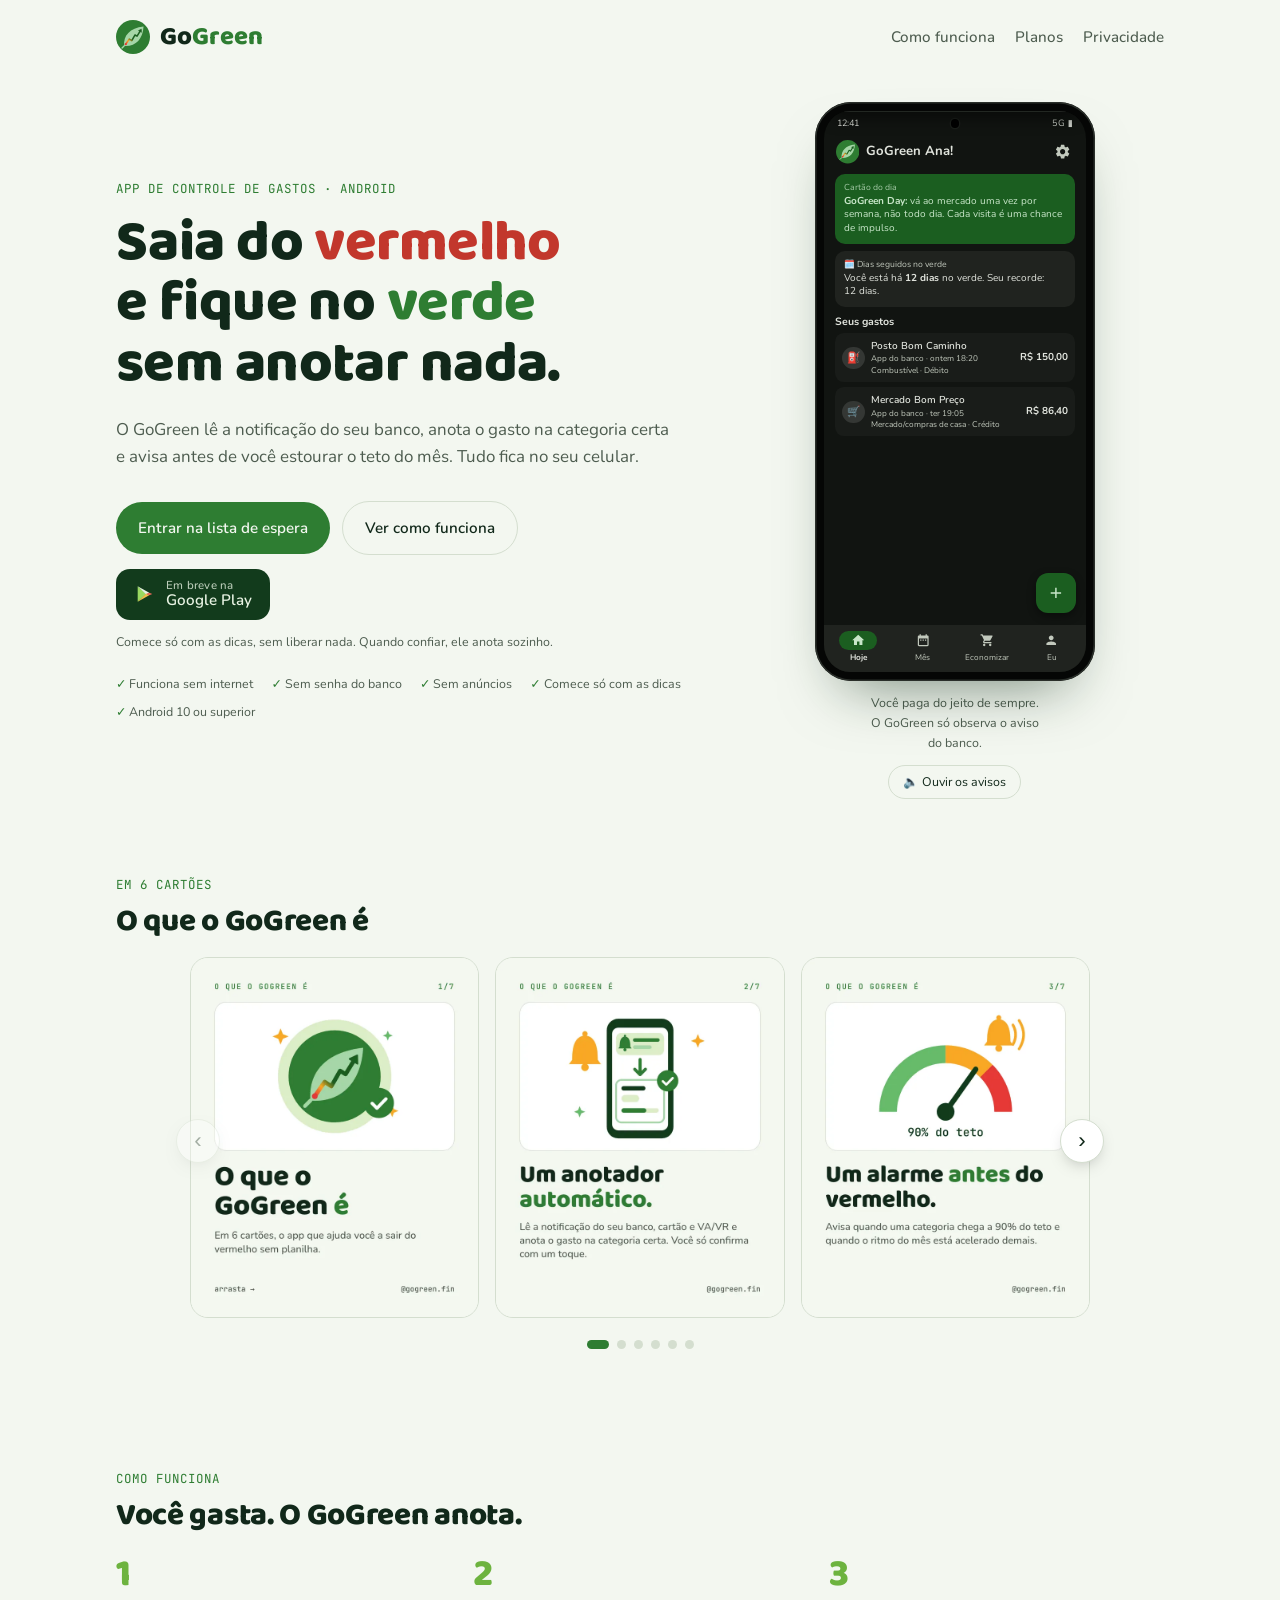
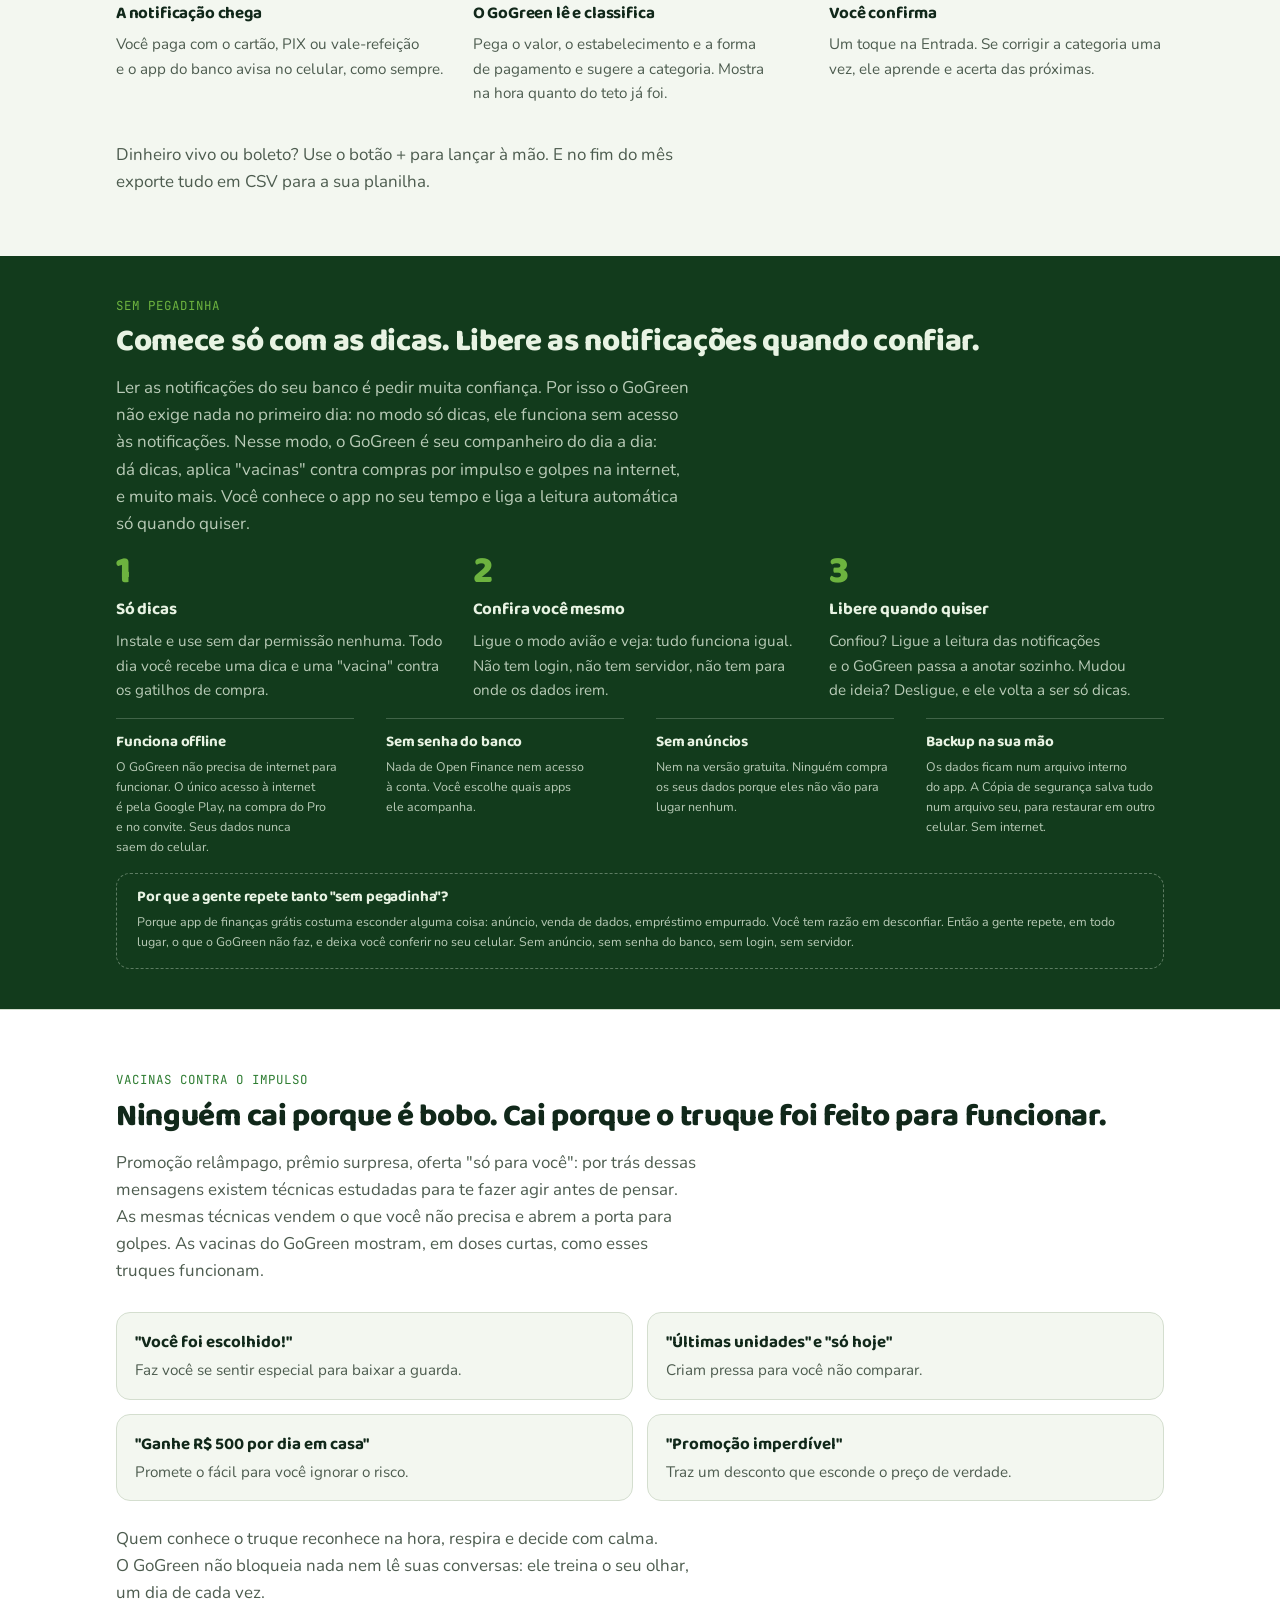
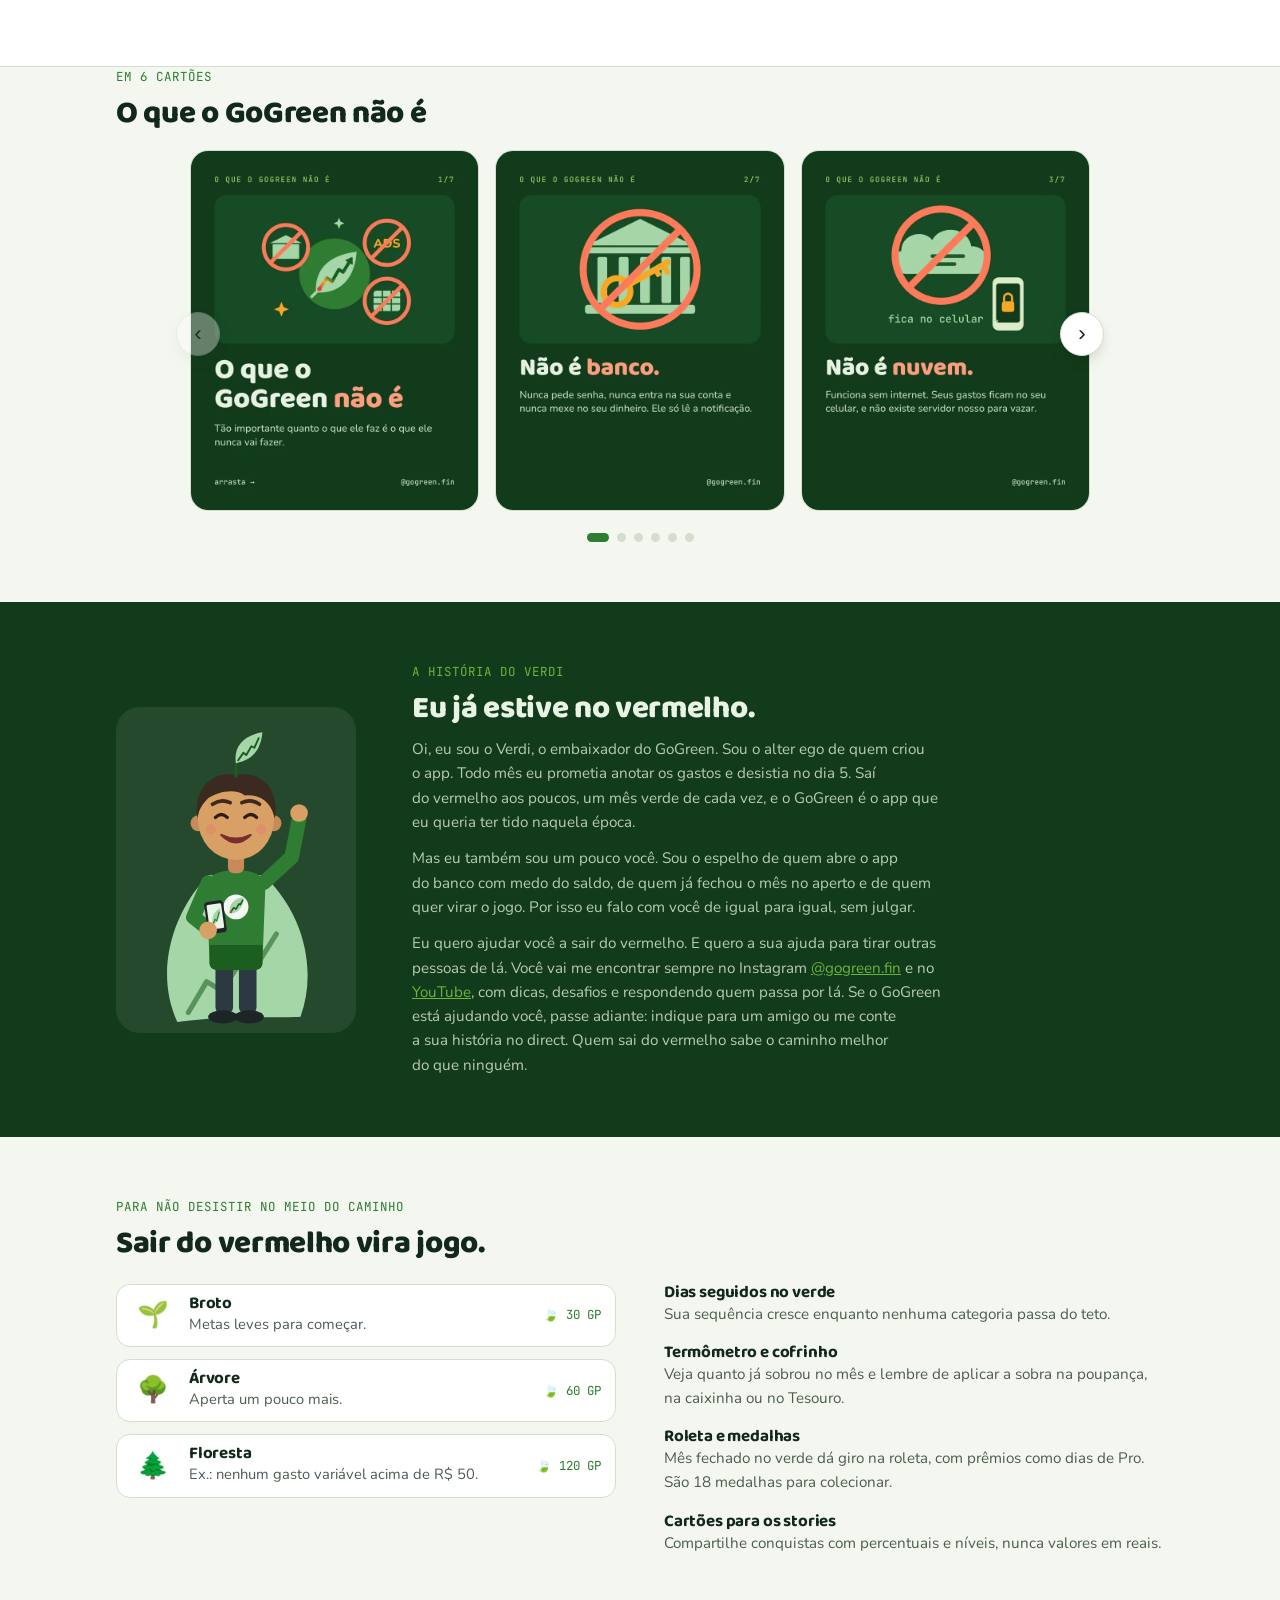
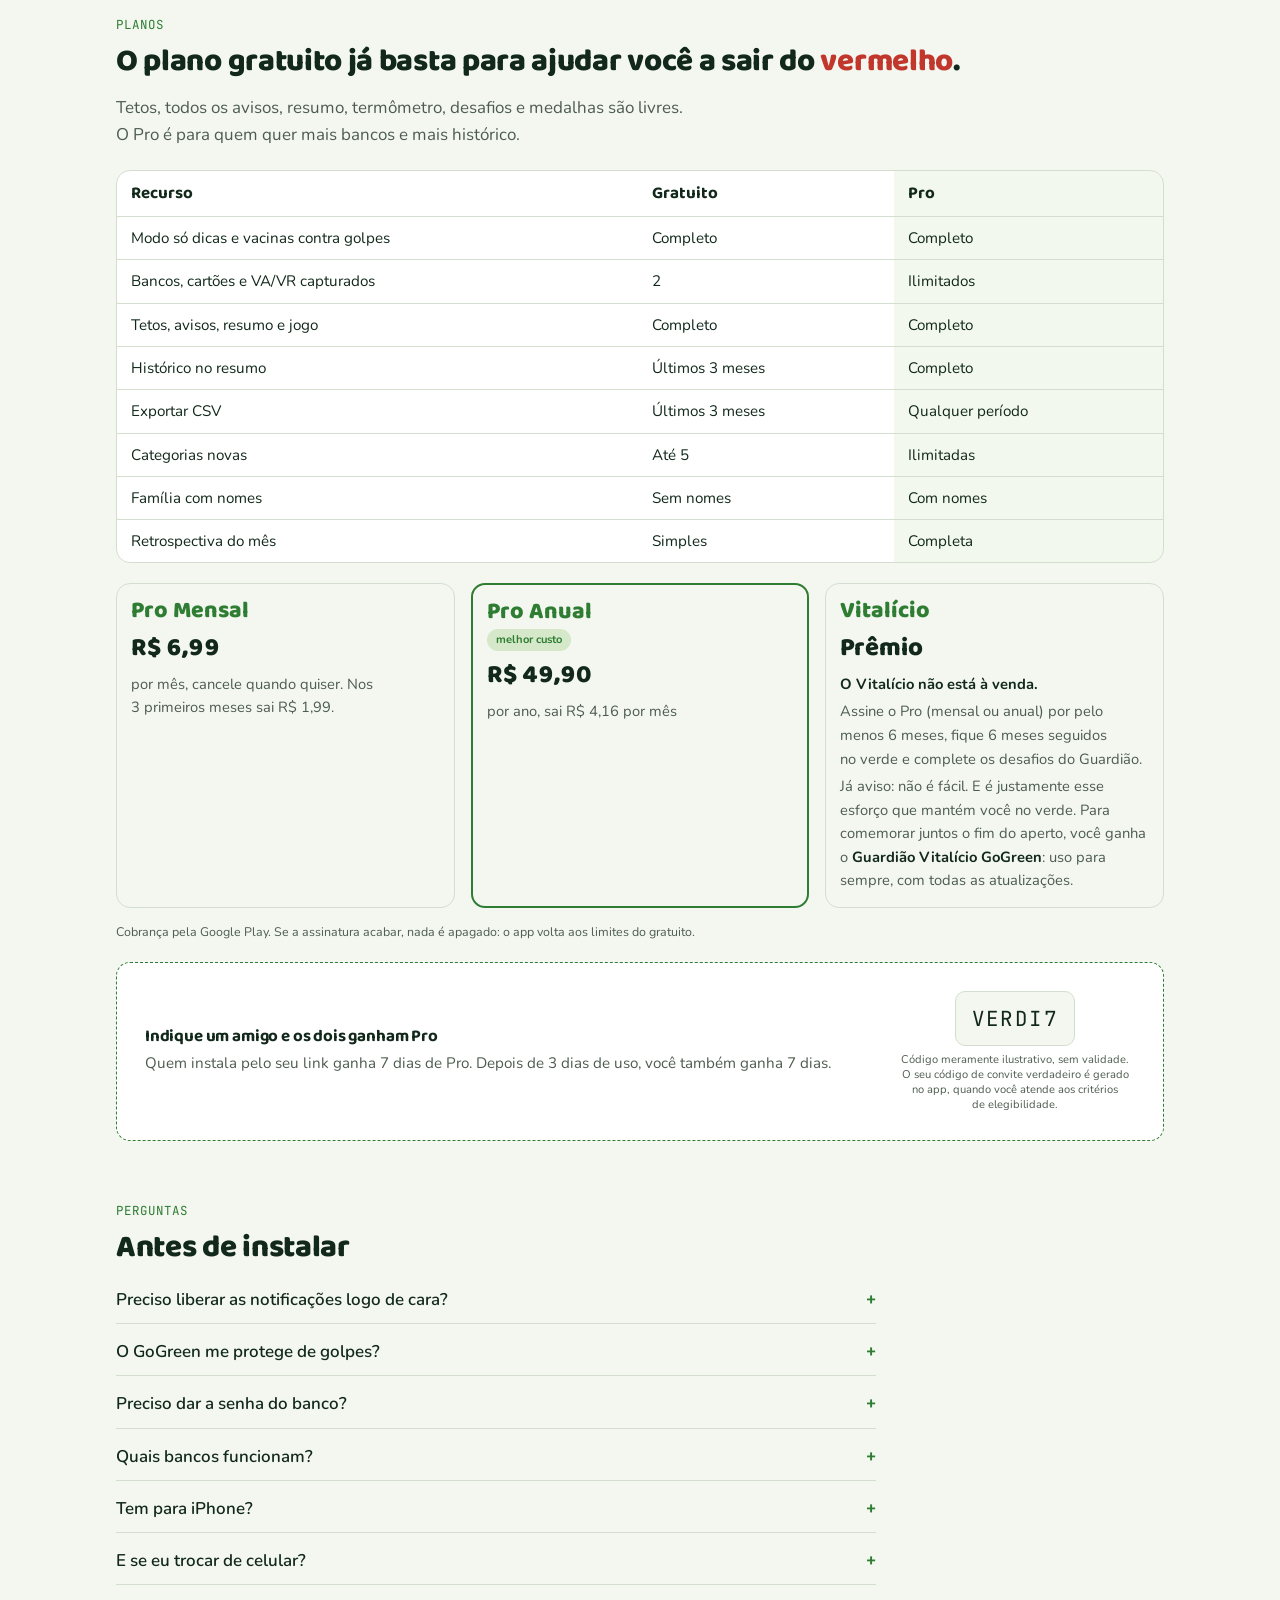
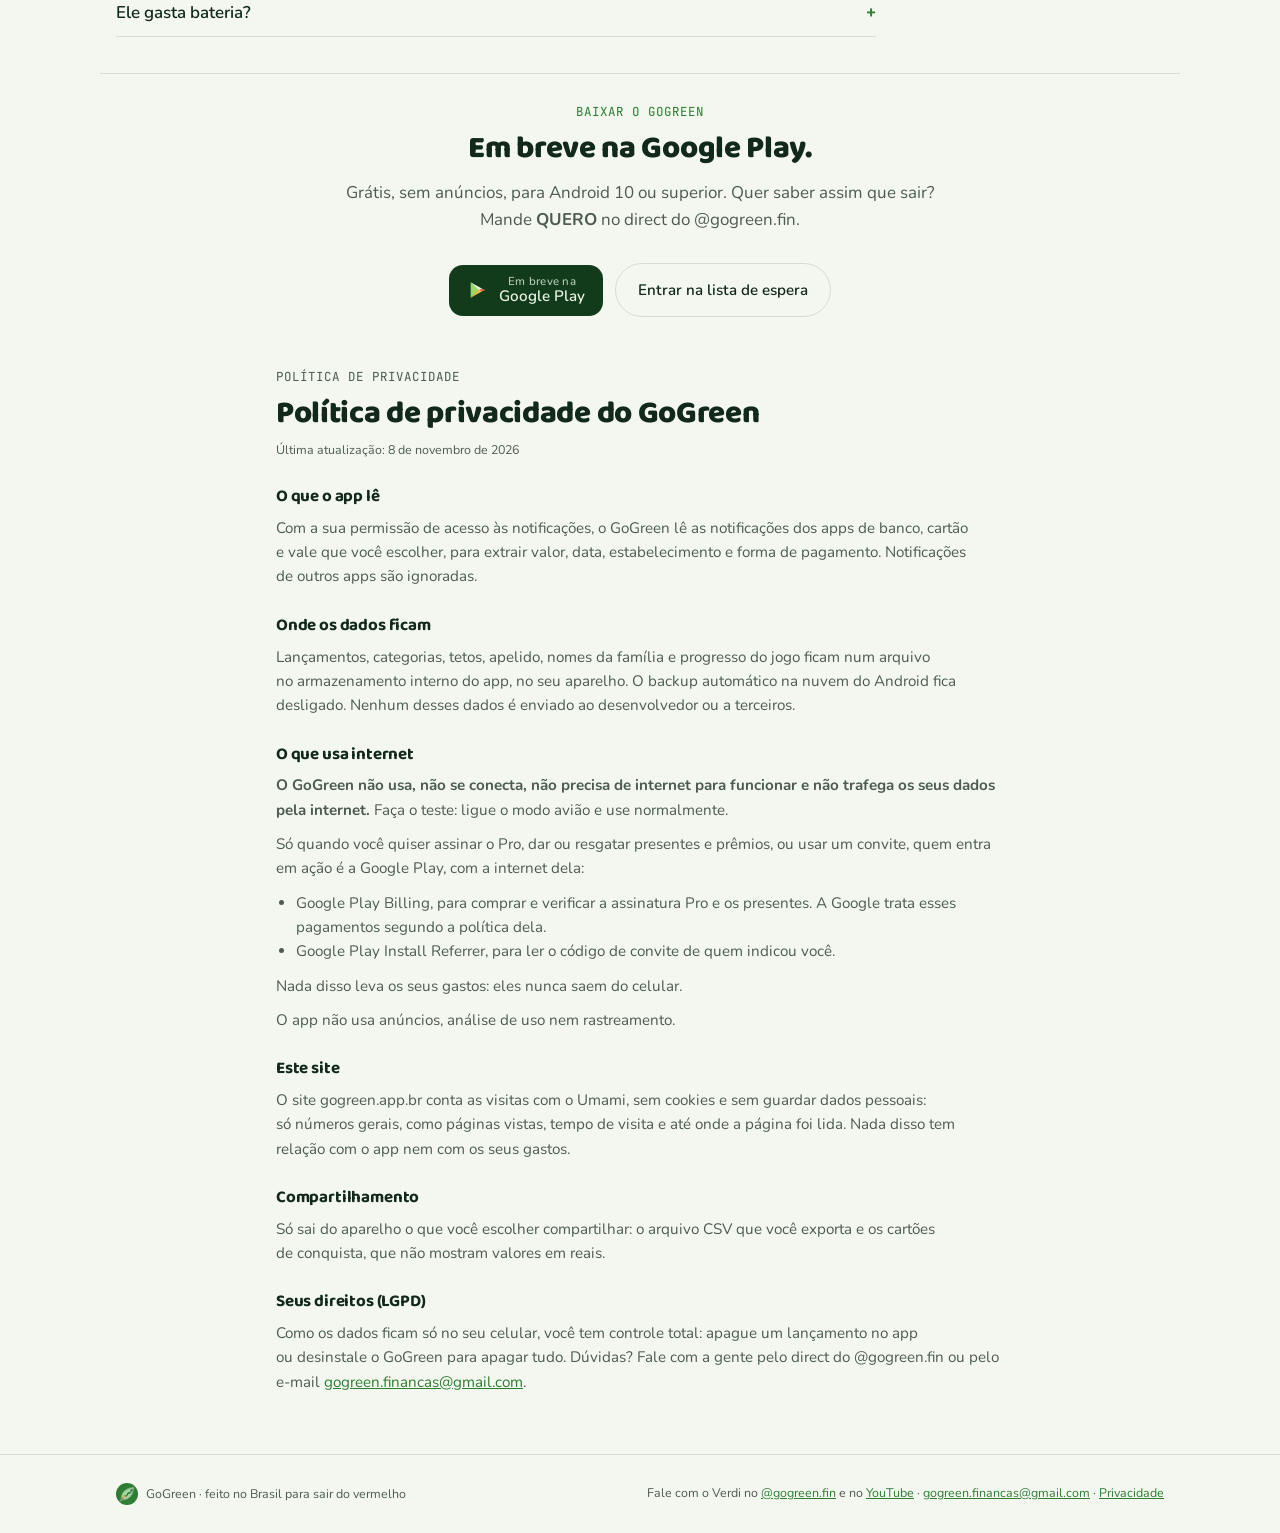
<file: index.html>
<!doctype html><html lang="pt-BR"><head><meta charset="utf-8"><meta name="viewport" content="width=device-width,initial-scale=1,viewport-fit=cover">
<title>GoGreen: app para controlar gastos e&nbsp;sair do&nbsp;vermelho</title>
<meta name="description" content="App Android que lê a notificação do banco, anota seus gastos e avisa antes de estourar o teto. Sem anúncios, sem login e funciona sem internet.">
<meta name="robots" content="index, follow">
<meta name="theme-color" content="#123B1C">
<link rel="canonical" href="https://gogreen.app.br/">
<meta name="google-site-verification" content="JQW-tYEGZrt6KYd1tnKqbEK5NM--0h0_Nx1qNcccQ2M" />
<link rel="icon" type="image/png" sizes="32x32" href="/img/favicon-32.png">
<link rel="icon" type="image/png" sizes="192x192" href="/img/icone-192.png">
<link rel="apple-touch-icon" href="/img/apple-touch-icon.png">
<meta property="og:type" content="website">
<meta property="og:site_name" content="GoGreen">
<meta property="og:locale" content="pt_BR">
<meta property="og:url" content="https://gogreen.app.br/">
<meta property="og:title" content="GoGreen: saia do vermelho e fique no verde">
<meta property="og:description" content="App Android que lê a notificação do banco, anota seus gastos e avisa antes de estourar o teto. Sem anúncios, sem login e funciona sem internet.">
<meta property="og:image" content="https://gogreen.app.br/img/grafico-de-recursos.png">
<meta property="og:image:width" content="1024">
<meta property="og:image:height" content="500">
<meta property="og:image:alt" content="Logo do GoGreen com a frase Saia do vermelho e fique no verde">
<meta name="twitter:card" content="summary_large_image">
<meta name="twitter:title" content="GoGreen: saia do vermelho e fique no verde">
<meta name="twitter:description" content="App Android que lê a notificação do banco, anota seus gastos e avisa antes de estourar o teto. Sem anúncios, sem login e funciona sem internet.">
<meta name="twitter:image" content="https://gogreen.app.br/img/grafico-de-recursos.png">
<script type="application/ld+json">
{
 "@context": "https://schema.org",
 "@graph": [
  {
   "@type": "Organization",
   "@id": "https://gogreen.app.br/#org",
   "name": "GoGreen",
   "url": "https://gogreen.app.br/",
   "logo": "https://gogreen.app.br/img/icone-192.png",
   "email": "gogreen.financas@gmail.com",
   "sameAs": [
    "https://instagram.com/gogreen.fin",
    "https://www.youtube.com/@Gogreen-fin"
   ]
  },
  {
   "@type": "WebSite",
   "@id": "https://gogreen.app.br/#site",
   "url": "https://gogreen.app.br/",
   "name": "GoGreen",
   "inLanguage": "pt-BR",
   "publisher": {
    "@id": "https://gogreen.app.br/#org"
   }
  },
  {
   "@type": "MobileApplication",
   "name": "GoGreen",
   "operatingSystem": "Android 10 ou superior",
   "applicationCategory": "FinanceApplication",
   "inLanguage": "pt-BR",
   "description": "App Android que lê a notificação do banco, anota seus gastos e avisa antes de estourar o teto. Sem anúncios, sem login e funciona sem internet.",
   "image": "https://gogreen.app.br/img/icone-192.png",
   "offers": {
    "@type": "Offer",
    "price": "0",
    "priceCurrency": "BRL"
   },
   "publisher": {
    "@id": "https://gogreen.app.br/#org"
   }
  },
  {
   "@type": "FAQPage",
   "mainEntity": [
    {
     "@type": "Question",
     "name": "Preciso liberar as notificações logo de cara?",
     "acceptedAnswer": {
      "@type": "Answer",
      "text": "Não. No modo só dicas o GoGreen funciona sem acesso às notificações e só manda dicas. Quando você confiar, liga a leitura automática. Dá para desligar a qualquer momento."
     }
    },
    {
     "@type": "Question",
     "name": "O GoGreen me protege de golpes?",
     "acceptedAnswer": {
      "@type": "Answer",
      "text": "Ele te ensina a reconhecer os truques antes de cair neles. As vacinas contra o impulso mostram, em doses curtas, como funcionam o \"você foi escolhido\", o \"últimas unidades\" e as outras iscas. Ele não bloqueia nada nem lê suas conversas. Veja as vacinas."
     }
    },
    {
     "@type": "Question",
     "name": "Preciso dar a senha do banco?",
     "acceptedAnswer": {
      "@type": "Answer",
      "text": "Não. O GoGreen só lê as notificações que os apps do banco já mostram no seu celular. Ele nunca entra na sua conta."
     }
    },
    {
     "@type": "Question",
     "name": "Quais bancos funcionam?",
     "acceptedAnswer": {
      "@type": "Answer",
      "text": "Qualquer app de banco, cartão ou vale que avise compras por notificação. Na primeira notificação de cada app, você escolhe se quer que o GoGreen acompanhe."
     }
    },
    {
     "@type": "Question",
     "name": "Tem para iPhone?",
     "acceptedAnswer": {
      "@type": "Answer",
      "text": "Ainda não. O lançamento é no Android. O iPhone não permite que apps leiam notificações de outros apps, então lá o GoGreen vai funcionar de outro jeito, mais para frente."
     }
    },
    {
     "@type": "Question",
     "name": "E se eu trocar de celular?",
     "acceptedAnswer": {
      "@type": "Answer",
      "text": "Exporte o CSV antes. A assinatura e o vitalício voltam sozinhos na mesma conta Google."
     }
    },
    {
     "@type": "Question",
     "name": "Ele gasta bateria?",
     "acceptedAnswer": {
      "@type": "Answer",
      "text": "Pouco. Ele só acorda quando chega uma notificação de um app que você escolheu. Para a captura não parar, deixe o GoGreen sem restrição de bateria."
     }
    }
   ]
  }
 ]
}
</script>
<link rel="preconnect" href="https://fonts.googleapis.com">
<link rel="preconnect" href="https://fonts.gstatic.com" crossorigin>
<link rel="stylesheet" href="https://fonts.googleapis.com/css2?family=Baloo+2:wght@600;700;800&family=Nunito:wght@400;600;700&family=JetBrains+Mono:wght@500&display=swap">
<style>
/* Layout: uma coluna de leitura com faixas largas; o herói mostra a notificação virando lançamento, e a régua vermelho→verde costura a página. */
:root{
  --bg:#F3F7F0; --card:#FFFFFF; --ink:#11281A; --muted:#4D5C4F; --line:#D4DECF;
  --leaf:#2E7D32; --sprout:#6DB33F; --deep:#123B1C; --on-deep:#E8F3E3;
  --red:#C2372C; --amber:#D99A12;
  --f-display:"Baloo 2", "Trebuchet MS", system-ui, sans-serif;
  --f-body:"Nunito", system-ui, -apple-system, "Segoe UI", sans-serif;
  --f-mono:"JetBrains Mono", ui-monospace, "SFMono-Regular", Menlo, monospace;
  --s1:.78rem; --s2:.95rem; --s3:1.06rem; --s4:1.35rem; --s5:clamp(1.55rem,3.2vw,1.95rem); --s6:clamp(2.2rem,5.4vw,3.6rem);
  --r:14px;
}
@media (prefers-color-scheme: dark){:root:not([data-theme="light"]){
  --bg:#0C130E; --card:#152018; --ink:#E3ECE0; --muted:#A1B19F; --line:#26352A;
  --leaf:#73C178; --sprout:#9AD861; --deep:#0F2A16; --on-deep:#DDEED7;
  --red:#F0695D; --amber:#F0BF4C; color-scheme:dark }}
:root[data-theme="dark"]{
  --bg:#0C130E; --card:#152018; --ink:#E3ECE0; --muted:#A1B19F; --line:#26352A;
  --leaf:#73C178; --sprout:#9AD861; --deep:#0F2A16; --on-deep:#DDEED7;
  --red:#F0695D; --amber:#F0BF4C; color-scheme:dark }

*{box-sizing:border-box}
body{background:var(--bg);color:var(--ink);font-family:var(--f-body);font-size:var(--s2);line-height:1.6}
.wrap{max-width:1080px;margin:0 auto;padding-left:max(16px,env(safe-area-inset-left,0px));padding-right:max(16px,env(safe-area-inset-right,0px))}
h1,h2,h3{font-family:var(--f-display);line-height:1.05;margin:0;text-wrap:balance;letter-spacing:-.01em}
h2{font-size:var(--s5);font-weight:800}
h3{font-size:var(--s3);font-weight:700}
p{margin:0}
a{color:var(--leaf)}
a:focus-visible,button:focus-visible{outline:3px solid var(--sprout);outline-offset:3px;border-radius:6px}
.eyebrow{font-family:var(--f-mono);font-size:var(--s1);letter-spacing:.08em;text-transform:uppercase;color:var(--leaf)}
section{padding-block:clamp(36px,5.5vw,60px)}
.lead{font-size:var(--s3);color:var(--muted);max-width:60ch}

/* topo */
.top{display:flex;align-items:center;justify-content:space-between;gap:16px;padding-block:20px}
.logo{display:flex;align-items:center;gap:10px;font-family:var(--f-display);font-weight:800;font-size:1.6rem;line-height:1;color:var(--ink);text-decoration:none}
.logo .go{color:var(--ink)}.logo .gr{color:var(--leaf)}
.logo svg{width:34px;height:34px}
.top nav{display:flex;gap:20px;font-weight:500}
.top nav a{color:var(--muted);text-decoration:none}
.top nav a:hover{color:var(--ink)}
@media (max-width:620px){.top nav .opt{display:none}}

/* herói */
.hero{display:grid;grid-template-columns:1.15fr .85fr;gap:clamp(28px,5vw,64px);align-items:center;padding-block:clamp(12px,3vw,28px) clamp(32px,5vw,52px)}
.hero>*{min-width:0}
.hero h1{font-size:var(--s6);font-weight:800}
.strike{position:relative;color:var(--red);white-space:nowrap}
.strike::after{content:"";position:absolute;left:-2%;right:-2%;top:55%;height:.09em;background:var(--red);transform:rotate(-4deg);border-radius:4px}
.green{color:var(--leaf)}
.red{color:var(--red)}
.hero .lead{margin-top:22px}
.ctas{display:flex;flex-wrap:wrap;gap:12px;margin-top:30px;align-items:center}
.btn{display:inline-flex;align-items:center;gap:10px;padding:14px 22px;border-radius:999px;font-weight:600;text-decoration:none;font-size:var(--s2);border:0;cursor:pointer;font-family:inherit}
.btn-main{background:var(--leaf);color:var(--bg)}
.btn-main:hover{filter:brightness(1.08)}
.btn-ghost{background:transparent;color:var(--ink);border:1.5px solid var(--line)}
.small{font-size:var(--s1);color:var(--muted)}
.tags{display:flex;flex-wrap:wrap;gap:8px 18px;margin-top:22px;font-size:var(--s1);color:var(--muted)}
.tags span::before{content:"✓ ";color:var(--leaf);font-weight:700}

@media (max-width:820px){.hero{grid-template-columns:1fr}}

/* régua */
.ruler{background:var(--card);border-block:1px solid var(--line)}
.ruler .wrap{padding-block:30px;display:grid;gap:14px}
.ruler p{max-width:70ch;color:var(--muted)}
.ruler p strong{color:var(--ink)}

/* passos */
.steps{display:grid;grid-template-columns:repeat(3,1fr);gap:22px;margin-top:24px;counter-reset:passo}
.step{display:grid;gap:10px;align-content:start;min-width:0}
.step::before{counter-increment:passo;content:counter(passo);font-family:var(--f-display);font-weight:800;font-size:2.4rem;color:var(--sprout);line-height:1}
.step p{color:var(--muted)}
@media (max-width:760px){.steps{grid-template-columns:1fr}}

/* privacidade */
.deep{background:var(--deep);color:var(--on-deep)}
.deep .eyebrow{color:var(--sprout)}
.deep .lead{color:color-mix(in srgb,var(--on-deep) 78%,transparent)}
.priv{display:grid;grid-template-columns:repeat(2,1fr);gap:16px 32px;margin-top:24px}
.priv div{border-top:1px solid color-mix(in srgb,var(--on-deep) 22%,transparent);padding-top:16px;min-width:0}
.priv p{color:color-mix(in srgb,var(--on-deep) 78%,transparent);margin-top:6px}
@media (max-width:640px){.priv{grid-template-columns:1fr}}

/* jogo */
.game{display:grid;grid-template-columns:1fr 1fr;gap:clamp(24px,4vw,48px);align-items:start;margin-top:24px}
.game>*{min-width:0}
.levels{display:grid;gap:12px}
.lv{display:grid;grid-template-columns:44px 1fr auto;gap:14px;align-items:center;padding:14px 16px;background:var(--card);border:1px solid var(--line);border-radius:var(--r)}
.lv .ic{font-size:1.6rem;text-align:center}
.lv p{color:var(--muted);font-size:.92rem}
.lv .xp{font-family:var(--f-mono);font-size:var(--s1);color:var(--leaf);font-variant-numeric:tabular-nums}
.feat{display:grid;gap:18px}
.feat p{color:var(--muted)}
@media (max-width:760px){.game{grid-template-columns:1fr}}

/* preços */
.plans{overflow-x:auto;margin-top:22px;border:1px solid var(--line);border-radius:var(--r);background:var(--card)}
table{border-collapse:collapse;width:100%;min-width:520px}
th,td{text-align:left;padding:13px 18px;border-bottom:1px solid var(--line);vertical-align:top}
tr:last-child td{border-bottom:0}
th{font-family:var(--f-display);font-size:var(--s3)}
td:nth-child(3),th:nth-child(3){background:color-mix(in srgb,var(--sprout) 9%,transparent)}
.prices{display:grid;grid-template-columns:repeat(3,1fr);gap:16px;margin-top:20px}
.price{padding:18px;border:1px solid var(--line);border-radius:var(--r);display:grid;gap:4px;min-width:0}
.price.best{border-color:var(--leaf);border-width:2px}
.price .v{font-family:var(--f-display);font-weight:800;font-size:1.9rem;font-variant-numeric:tabular-nums}
.price p{color:var(--muted);font-size:.92rem}
@media (max-width:700px){.prices{grid-template-columns:1fr}}

/* convite */
.invite{display:flex;flex-wrap:wrap;gap:24px;align-items:center;justify-content:space-between;padding:28px;border-radius:var(--r);background:var(--card);border:1px dashed var(--leaf)}
.invite>div{min-width:0;flex:1 1 320px}
.code{font-family:var(--f-mono);font-size:1.3rem;letter-spacing:.12em;padding:10px 16px;border-radius:10px;background:var(--bg);border:1px solid var(--line)}

/* faq */
.faq{display:grid;gap:4px;margin-top:20px;max-width:760px}
details{border-bottom:1px solid var(--line);padding-block:14px}
summary{cursor:pointer;font-weight:600;font-size:var(--s3);list-style:none;display:flex;justify-content:space-between;gap:16px}
summary::after{content:"+";color:var(--leaf);font-family:var(--f-mono)}
details[open] summary::after{content:"–"}
details p{color:var(--muted);margin-top:10px;max-width:65ch}

/* política */
.policy{max-width:760px}
.policy h3{margin-top:28px}
.policy p,.policy li{color:var(--muted)}
.policy p{margin-top:10px}
.policy ul{padding-left:20px;margin:10px 0 0}

footer{border-top:1px solid var(--line)}
.rod-marca{display:inline-flex;align-items:center;gap:8px}.rod-logo{width:22px;height:22px;border-radius:50%;flex:none}
#painel{border:1px solid var(--line);border-radius:16px;background:var(--card);color:var(--ink);padding:0;width:min(1100px,calc(100vw - 32px));max-height:calc(100vh - 32px)}
#painel::backdrop{background:rgba(0,0,0,.55)}
#painel .p-cab{display:flex;align-items:center;justify-content:space-between;gap:12px;padding:14px 18px;border-bottom:1px solid var(--line)}
#painel .p-cab b{font-family:var(--f-display);font-size:1.2rem}
#painel .p-corpo{padding:18px}
#painel form{display:flex;flex-wrap:wrap;gap:10px;align-items:center}
#painel input{font:inherit;padding:10px 12px;border:1.5px solid var(--line);border-radius:10px;background:var(--bg);color:var(--ink);min-width:0;flex:1 1 200px}
#painel button{font:inherit;cursor:pointer;padding:10px 16px;border-radius:10px;border:0;background:var(--leaf);color:var(--bg);font-weight:700}
#painel .p-fechar{background:transparent;color:var(--muted);padding:6px 10px;font-size:1.3rem}
#painel iframe{width:100%;height:calc(100vh - 190px);min-height:420px;border:0;border-radius:10px;background:#fff}
#painel .p-msg{min-height:1.4em;margin:8px 0 0;color:var(--muted);font-size:var(--s1)}
footer .wrap{padding-block:28px;display:flex;flex-wrap:wrap;gap:12px 28px;justify-content:space-between;color:var(--muted);font-size:var(--s1)}


.play-pill{display:inline-flex;align-items:center;gap:10px;padding:10px 18px;border-radius:14px;background:var(--deep);color:var(--on-deep);text-decoration:none;font-weight:600;line-height:1.15}
.play-pill svg{width:22px;height:22px;flex:none}
.play-pill small{display:block;font-size:.72rem;font-weight:500;opacity:.8;letter-spacing:.02em}
a.play-pill:hover{filter:brightness(1.12)}
.baixar{text-align:center}
.baixar .lead{margin:14px auto 0}
.baixar .ctas{justify-content:center}

/* rodada 2 */
html{scroll-snap-type:y proximity}
.top,.hero,main>section,footer{scroll-snap-align:start}
.priv4{grid-template-columns:repeat(4,1fr)}
.priv4 h3{font-size:var(--s2)}
.priv4 p{font-size:var(--s1)}
@media (max-width:860px){.priv4{grid-template-columns:repeat(2,1fr)}}
@media (max-width:520px){.priv4{grid-template-columns:1fr}}
.porque{margin-top:24px;padding:16px 20px;border-radius:var(--r);border:1px dashed color-mix(in srgb,var(--on-deep) 35%,transparent)}
.porque h3{font-size:var(--s2)}
.porque p{margin-top:6px;color:color-mix(in srgb,var(--on-deep) 78%,transparent);font-size:var(--s1)}
.deep .step h3{color:var(--on-deep)}
.deep .step p{color:color-mix(in srgb,var(--on-deep) 78%,transparent)}
.lv{padding:10px 14px}
details{padding-block:10px}
.price{padding:14px}
.price .v{font-size:1.6rem}
th,td{padding:9px 14px}
.verdi-grid{grid-template-columns:200px 1fr}
.verdi-grid .lead{font-size:var(--s2);margin-top:12px!important}
.vac ul{margin-top:18px;gap:10px}
.vac li{padding:12px 14px}
@media (max-width:700px){.verdi-grid{grid-template-columns:1fr}}

/* carrosséis */
.car{position:relative;margin-top:20px;max-width:900px;margin-inline:auto}
.car-track{scroll-behavior:smooth;display:grid;grid-auto-flow:column;grid-auto-columns:calc((100% - 32px)/3);gap:16px;overflow-x:auto;scroll-snap-type:x mandatory;list-style:none;padding:0 0 6px;margin:0;scrollbar-width:none;overscroll-behavior-x:contain}
.car-track::-webkit-scrollbar{display:none}
.car-card{scroll-snap-align:start;min-width:0}
.car-card img{display:block;width:100%;height:auto;border-radius:18px;border:1px solid var(--line);background:var(--card)}
.car-btn{position:absolute;top:50%;transform:translateY(-50%);width:44px;height:44px;border-radius:50%;border:1px solid var(--line);background:var(--card);color:var(--ink);font-size:1.4rem;line-height:1;cursor:pointer;box-shadow:0 6px 18px -8px rgba(0,0,0,.35)}
.car-btn.prev{left:-14px}.car-btn.next{right:-14px}
.car-btn[disabled]{opacity:.35;cursor:default}
.car-dots{display:flex;justify-content:center;gap:8px;margin-top:16px}
.car-dots button{width:9px;height:9px;padding:0;border-radius:50%;border:0;background:var(--line);cursor:pointer}
.car-dots button[aria-current="true"]{background:var(--leaf);width:22px;border-radius:99px}
@media (max-width:760px){.car-track{grid-auto-columns:80%}.car-btn{display:none}}
/* vacinas */
.vac{background:var(--card);border-block:1px solid var(--line)}
.vac ul{list-style:none;padding:0;margin:28px 0 0;display:grid;grid-template-columns:repeat(2,1fr);gap:14px}
.vac li{padding:16px 18px;border:1px solid var(--line);border-radius:var(--r);background:var(--bg);color:var(--muted);min-width:0}
.vac li strong{display:block;color:var(--ink);font-family:var(--f-display);font-size:var(--s3);margin-bottom:2px}
@media (max-width:700px){.vac ul{grid-template-columns:1fr}}
/* Verdi */
.verdi-grid{display:grid;grid-template-columns:240px 1fr;gap:clamp(24px,5vw,56px);align-items:center}
.verdi-grid>*{min-width:0}
.verdi-grid img{width:100%;height:auto;display:block;background:color-mix(in srgb,var(--on-deep) 8%,transparent);border-radius:24px;padding:18px 10px 0}
@media (max-width:700px){.verdi-grid{grid-template-columns:1fr}.verdi-grid img{max-width:200px;margin:0 auto}}

.vermelho{color:var(--red)}
.price .nome{font-family:var(--f-display);font-weight:800;font-size:1.45rem;line-height:1.1;color:var(--leaf)}
.price .tag{justify-self:start;font-size:.7rem;font-weight:700;padding:2px 9px;border-radius:999px;background:color-mix(in srgb,var(--sprout) 22%,transparent);color:var(--leaf)}
.cupom{display:grid;gap:6px;justify-items:center;max-width:240px;text-align:center}
.cupom .small{font-size:.7rem;line-height:1.35}
p,li,td,th,summary,.small,.lead{text-wrap:pretty}
.price{align-content:start}
.regra{margin:0;padding-left:1.1em;color:var(--muted);font-size:.92rem;display:grid;gap:2px}
.price p strong{color:var(--ink)}
@media (max-width:560px){table{min-width:0;font-size:.82rem}th,td{padding:9px 8px}th:first-child,td:first-child{padding-left:12px}}
/* paginação: cada bloco cabe numa tela de notebook (1366x768) */
@media (min-width:821px){
  .hero{padding-bottom:16px}
  .fone-area .fone{width:min(100%,calc((100vh - 245px)*.4839))}
  #sem-pegadinha{padding-block:40px}
  #sem-pegadinha .steps,#sem-pegadinha .priv,#sem-pegadinha .porque{margin-top:16px}
  #perguntas{padding-bottom:40px}
  #perguntas .faq{margin-top:12px}
}
</style>
<script defer src="https://cloud.umami.is/script.js" data-website-id="a24def23-97f7-4bfe-b9e2-e7dc47f63d24" data-domains="gogreen.app.br,www.gogreen.app.br"></script>
<link rel="stylesheet" href="fone/fone.css">
</head><body style="margin:0">

<div class="wrap">
  <header class="top">
    <a class="logo" href="#inicio" aria-label="GoGreen, início">
      <svg viewBox="18 18 72 72" aria-hidden="true"><defs><linearGradient id="gg-escala" x1="38.52" y1="69.48" x2="71.20" y2="38.52" gradientUnits="userSpaceOnUse"><stop offset="0" stop-color="#E53935"/><stop offset=".2" stop-color="#F9A825"/><stop offset=".4" stop-color="#1B5E20"/><stop offset="1" stop-color="#1B5E20"/></linearGradient></defs><circle cx="54" cy="54" r="36" fill="#2E7D32"/><path d="M30.78,77.22 L35.08,72.92" fill="none" stroke="#A5D6A7" stroke-width="2.92" stroke-linecap="round"/><path d="M35.08,72.92 C33.36,50.56 47.12,35.08 76.36,31.64 C74.64,59.16 59.16,74.64 35.08,72.92 Z" fill="#A5D6A7"/><path d="M38.52,69.48 L46.26,58.30 L51.42,61.74 L58.30,49.70 L62.60,52.28 L69.12,41.68" fill="none" stroke="url(#gg-escala)" stroke-width="3.27" stroke-linecap="round" stroke-linejoin="round"/><path d="M71.84,44.16 L71.65,37.58 L65.68,40.38 Z" fill="#1B5E20" stroke="#1B5E20" stroke-width="1.2" stroke-linejoin="round"/><circle cx="38.52" cy="69.48" r="2.24" fill="#E53935"/></svg>
      <span><span class="go">Go</span><span class="gr">Green</span></span>
    </a>
    <nav>
      <a class="opt" href="#como-funciona">Como funciona</a>
      <a class="opt" href="#planos">Planos</a>
      <a href="#privacidade">Privacidade</a>
    </nav>
  </header>
</div>

<main id="inicio">
  <div class="wrap hero">
    <div>
      <p class="eyebrow">App de&nbsp;controle de&nbsp;gastos · Android</p>
      <h1 style="margin-top:14px">Saia do <span class="red">vermelho</span> e&nbsp;fique no <span class="green">verde</span> sem anotar nada.</h1>
      <p class="lead">O&nbsp;GoGreen lê&nbsp;a&nbsp;notificação do&nbsp;seu banco, anota o&nbsp;gasto na&nbsp;categoria certa e&nbsp;avisa antes de&nbsp;você estourar o&nbsp;teto do&nbsp;mês. Tudo fica no&nbsp;seu celular.</p>
      <div class="ctas">
        <a class="btn btn-main" id="cta-principal" href="https://instagram.com/gogreen.fin" target="_blank" rel="noopener">Entrar na&nbsp;lista de&nbsp;espera</a>
        <a class="btn btn-ghost" href="#como-funciona">Ver como funciona</a>
      </div>
      <div class="ctas" style="margin-top:14px"><span class="play-pill " data-play><svg viewBox="0 0 24 24" aria-hidden="true"><path d="M4 3.5v17l9.2-8.5z" fill="#9AD861"/><path d="M4 3.5l12.6 7.2-3.4 1.8z" fill="#E8F3E3"/><path d="M4 20.5l12.6-7.2-3.4-1.8z" fill="#F0BF4C"/><path d="M16.6 10.7l3.4 1.3-3.4 1.3-3.4-1.3z" fill="#F0695D"/></svg><span><small>Em&nbsp;breve na</small>Google Play</span></span></div>
      <p class="small" id="cta-nota" style="margin-top:12px">Comece só&nbsp;com as&nbsp;dicas, sem liberar nada. Quando confiar, ele anota sozinho.</p>
      <div class="tags"><span>Funciona sem internet</span><span>Sem senha do&nbsp;banco</span><span>Sem anúncios</span><span>Comece só&nbsp;com as&nbsp;dicas</span><span>Android 10 ou&nbsp;superior</span></div>
    </div>

    <div class="fone-area">
      <div class="fone" id="fone" role="region" aria-label="Demonstração do app GoGreen, com dados de exemplo. Toque nas abas para explorar.">
        <div class="ft">
          <span class="ft-cam" aria-hidden="true"></span>
          <div class="ft-status" aria-hidden="true"><span>12:41</span><i>5G ▮</i></div>
          <div class="ft-hu" aria-hidden="true"></div>
          <div class="ft-top"><svg class="folha" viewBox="18 18 72 72" aria-hidden="true"><defs><linearGradient id="gg-escala-f" x1="38.52" y1="69.48" x2="71.20" y2="38.52" gradientUnits="userSpaceOnUse"><stop offset="0" stop-color="#E53935"/><stop offset=".2" stop-color="#F9A825"/><stop offset=".4" stop-color="#1B5E20"/><stop offset="1" stop-color="#1B5E20"/></linearGradient></defs><circle cx="54" cy="54" r="36" fill="#2E7D32"/><path d="M30.78,77.22 L35.08,72.92" fill="none" stroke="#A5D6A7" stroke-width="2.92" stroke-linecap="round"/><path d="M35.08,72.92 C33.36,50.56 47.12,35.08 76.36,31.64 C74.64,59.16 59.16,74.64 35.08,72.92 Z" fill="#A5D6A7"/><path d="M38.52,69.48 L46.26,58.30 L51.42,61.74 L58.30,49.70 L62.60,52.28 L69.12,41.68" fill="none" stroke="url(#gg-escala-f)" stroke-width="3.27" stroke-linecap="round" stroke-linejoin="round"/><path d="M71.84,44.16 L71.65,37.58 L65.68,40.38 Z" fill="#1B5E20" stroke="#1B5E20" stroke-width="1.2" stroke-linejoin="round"/><circle cx="38.52" cy="69.48" r="2.24" fill="#E53935"/></svg><b>GoGreen Ana!</b><button type="button" class="ft-eng" aria-label="Ferramentas"><svg viewBox="0 0 24 24" aria-hidden="true"><path d="M19.14 12.94c.04-.3.06-.61.06-.94 0-.32-.02-.64-.07-.94l2.03-1.58a.49.49 0 00.12-.61l-1.92-3.32a.488.488 0 00-.59-.22l-2.39.96c-.5-.38-1.03-.7-1.62-.94l-.36-2.54a.484.484 0 00-.48-.41h-3.84c-.24 0-.43.17-.47.41l-.36 2.54c-.59.24-1.13.57-1.62.94l-2.39-.96c-.22-.08-.47 0-.59.22L2.74 8.87c-.12.21-.08.47.12.61l2.03 1.58c-.05.3-.09.63-.09.94s.02.64.07.94l-2.03 1.58a.49.49 0 00-.12.61l1.92 3.32c.12.22.37.29.59.22l2.39-.96c.5.38 1.03.7 1.62.94l.36 2.54c.05.24.24.41.48.41h3.84c.24 0 .44-.17.47-.41l.36-2.54c.59-.24 1.13-.56 1.62-.94l2.39.96c.22.08.47 0 .59-.22l1.92-3.32c.12-.22.07-.47-.12-.61l-2.01-1.58zM12 15.6c-1.98 0-3.6-1.62-3.6-3.6s1.62-3.6 3.6-3.6 3.6 1.62 3.6 3.6-1.62 3.6-3.6 3.6z"/></svg></button></div>
          <div class="ft-corpo"><div class="ft-pag" data-p="hoje"></div><div class="ft-pag" data-p="mes"></div><div class="ft-pag" data-p="eco"></div><div class="ft-pag" data-p="eu"></div><div class="ft-pag" data-p="ferr"></div></div>
          <span class="ft-fab" aria-hidden="true"><svg viewBox="0 0 24 24" aria-hidden="true"><path d="M19 13h-6v6h-2v-6H5v-2h6V5h2v6h6v2z"/></svg></span>
          <div class="ft-snack" aria-hidden="true"></div>
          <span class="ft-toque" aria-hidden="true"></span>
          <nav class="ft-nav" aria-label="Abas do app"><button type="button" data-a="hoje"><span class="pill"><svg viewBox="0 0 24 24" aria-hidden="true"><path d="M10 20v-6h4v6h5v-8h3L12 3 2 12h3v8z"/></svg></span>Hoje</button><button type="button" data-a="mes"><span class="pill"><svg viewBox="0 0 24 24" aria-hidden="true"><path d="M9 11H7v2h2v-2zm4 0h-2v2h2v-2zm4 0h-2v2h2v-2zm2-7h-1V2h-2v2H8V2H6v2H5c-1.11 0-1.99.9-1.99 2L3 20c0 1.1.89 2 2 2h14c1.1 0 2-.9 2-2V6c0-1.1-.9-2-2-2zm0 16H5V9h14v11z"/></svg></span><span class="ponto"></span>Mês</button><button type="button" data-a="eco"><span class="pill"><svg viewBox="0 0 24 24" aria-hidden="true"><path d="M7 18c-1.1 0-1.99.9-1.99 2S5.9 22 7 22s2-.9 2-2-.9-2-2-2zM1 2v2h2l3.6 7.59-1.35 2.45c-.16.28-.25.61-.25.96 0 1.1.9 2 2 2h12v-2H7.42c-.14 0-.25-.11-.25-.25l.03-.12.9-1.63h7.45c.75 0 1.41-.41 1.75-1.03l3.58-6.49A1.003 1.003 0 0020 4H5.21l-.94-2H1zm16 16c-1.1 0-1.99.9-1.99 2s.89 2 1.99 2 2-.9 2-2-.9-2-2-2z"/></svg></span>Economizar</button><button type="button" data-a="eu"><span class="pill"><svg viewBox="0 0 24 24" aria-hidden="true"><path d="M12 12c2.21 0 4-1.79 4-4s-1.79-4-4-4-4 1.79-4 4 1.79 4 4 4zm0 2c-2.67 0-8 1.34-8 4v2h16v-2c0-2.66-5.33-4-8-4z"/></svg></span>Eu</button></nav>
        </div>
      </div>
      <p class="fone-leg" id="fone-leg">O&nbsp;GoGreen lê&nbsp;o&nbsp;aviso do&nbsp;banco e&nbsp;anota sozinho.</p>
      <div class="fone-ctl"><button type="button" id="fone-som" aria-pressed="false">🔈 Ouvir os avisos</button></div>
    </div>
  </div>

  <section id="o-que-e">
    <div class="wrap">
      <p class="eyebrow">Em&nbsp;6&nbsp;cartões</p>
      <h2 style="margin-top:10px">O&nbsp;que o&nbsp;GoGreen é</h2>
      <div class="car" data-car>
        <button type="button" class="car-btn prev" aria-label="Cartão anterior">‹</button>
        <ul class="car-track" tabindex="0" aria-label="O que o GoGreen é: arraste para o lado para ver os cartões">
          <li class="car-card"><img src="img/o-que-e/01-capa.webp" width="720" height="900" loading="lazy" decoding="async" alt="O que o GoGreen é: em 6 cartões, o app que ajuda você a sair do vermelho sem planilha."></li>
          <li class="car-card"><img src="img/o-que-e/02-anotador.webp" width="720" height="900" loading="lazy" decoding="async" alt="Um anotador automático: lê a notificação do seu banco, cartão e VA/VR e anota o gasto na categoria certa. Você só confirma com um toque."></li>
          <li class="car-card"><img src="img/o-que-e/03-alarme.webp" width="720" height="900" loading="lazy" decoding="async" alt="Um alarme antes do vermelho: avisa quando uma categoria chega a 90% do teto e quando o ritmo do mês está acelerado demais."></li>
          <li class="car-card"><img src="img/o-que-e/04-habitos.webp" width="720" height="900" loading="lazy" decoding="async" alt="Uma vacina contra o impulso: todo dia uma dica GoGreen Day, com troca de hábito, gasto escondido da casa e defesa contra &quot;Só hoje!&quot;."></li>
          <li class="car-card"><img src="img/o-que-e/05-jogo.webp" width="720" height="900" loading="lazy" decoding="async" alt="Um jogo para ficar no verde: desafios da semana em 3 níveis, medalhas, sequência de dias no verde e uma roleta de prêmios."></li>
          <li class="car-card"><img src="img/o-que-e/06-cofrinho.webp" width="720" height="900" loading="lazy" decoding="async" alt="Um cofrinho de verdade: sobrou? O GoGreen lembra você de guardar na poupança ou na caixinha do seu próprio banco."></li>
        </ul>
        <button type="button" class="car-btn next" aria-label="Próximo cartão">›</button>
      </div>
      <div class="car-dots" aria-hidden="true"></div>
    </div>
  </section>

  <section id="como-funciona">
    <div class="wrap">
      <p class="eyebrow">Como funciona</p>
      <h2 style="margin-top:10px">Você gasta. O&nbsp;GoGreen anota.</h2>
      <div class="steps">
        <div class="step"><h3>A&nbsp;notificação chega</h3><p>Você paga com o&nbsp;cartão, PIX ou&nbsp;vale-refeição e&nbsp;o&nbsp;app do&nbsp;banco avisa no&nbsp;celular, como sempre.</p></div>
        <div class="step"><h3>O&nbsp;GoGreen lê&nbsp;e&nbsp;classifica</h3><p>Pega o&nbsp;valor, o&nbsp;estabelecimento e&nbsp;a&nbsp;forma de&nbsp;pagamento e&nbsp;sugere a&nbsp;categoria. Mostra na&nbsp;hora quanto do&nbsp;teto já&nbsp;foi.</p></div>
        <div class="step"><h3>Você confirma</h3><p>Um&nbsp;toque na&nbsp;Entrada. Se&nbsp;corrigir a&nbsp;categoria uma vez, ele aprende e&nbsp;acerta das próximas.</p></div>
      </div>
      <p class="lead" style="margin-top:36px">Dinheiro vivo ou&nbsp;boleto? Use o&nbsp;botão + para lançar à&nbsp;mão. E&nbsp;no&nbsp;fim do&nbsp;mês exporte tudo em&nbsp;CSV para a&nbsp;sua planilha.</p>
    </div>
  </section>

  <section id="sem-pegadinha" class="deep">
    <div class="wrap">
      <p class="eyebrow">Sem pegadinha</p>
      <h2 style="margin-top:10px">Comece só&nbsp;com as&nbsp;dicas. Libere as&nbsp;notificações quando confiar.</h2>
      <p class="lead" style="margin-top:16px">Ler as&nbsp;notificações do&nbsp;seu banco é&nbsp;pedir muita confiança. Por isso o&nbsp;GoGreen não exige nada no&nbsp;primeiro dia: no&nbsp;modo só&nbsp;dicas, ele funciona sem acesso às&nbsp;notificações. Nesse modo, o&nbsp;GoGreen é&nbsp;seu companheiro do&nbsp;dia a&nbsp;dia: dá&nbsp;dicas, aplica "vacinas" contra compras por impulso e&nbsp;golpes na&nbsp;internet, e&nbsp;muito mais. Você conhece o&nbsp;app no&nbsp;seu tempo e&nbsp;liga a&nbsp;leitura automática só&nbsp;quando quiser.</p>
      <div class="steps">
        <div class="step"><h3>Só&nbsp;dicas</h3><p>Instale e&nbsp;use sem dar permissão nenhuma. Todo dia você recebe uma dica e&nbsp;uma "vacina" contra os&nbsp;gatilhos de&nbsp;compra.</p></div>
        <div class="step"><h3>Confira você mesmo</h3><p>Ligue o&nbsp;modo avião e&nbsp;veja: tudo funciona igual. Não tem login, não tem servidor, não tem para onde os&nbsp;dados irem.</p></div>
        <div class="step"><h3>Libere quando quiser</h3><p>Confiou? Ligue a&nbsp;leitura das notificações e&nbsp;o&nbsp;GoGreen passa a&nbsp;anotar sozinho. Mudou de&nbsp;ideia? Desligue, e&nbsp;ele volta a&nbsp;ser só&nbsp;dicas.</p></div>
      </div>
      <div class="priv priv4">
        <div><h3>Funciona offline</h3><p>O&nbsp;GoGreen não precisa de&nbsp;internet para funcionar. O&nbsp;único acesso à&nbsp;internet é&nbsp;pela Google Play, na&nbsp;compra do&nbsp;Pro e&nbsp;no&nbsp;convite. Seus dados nunca saem do&nbsp;celular.</p></div>
        <div><h3>Sem senha do&nbsp;banco</h3><p>Nada de&nbsp;Open Finance nem acesso à&nbsp;conta. Você escolhe quais apps ele acompanha.</p></div>
        <div><h3>Sem anúncios</h3><p>Nem na&nbsp;versão gratuita. Ninguém compra os&nbsp;seus dados porque eles não vão para lugar nenhum.</p></div>
        <div><h3>Backup na&nbsp;sua mão</h3><p>Os&nbsp;dados ficam num arquivo interno do&nbsp;app. A&nbsp;Cópia de&nbsp;segurança salva tudo num arquivo seu, para restaurar em&nbsp;outro celular. Sem internet.</p></div>
      </div>
      <div class="porque">
        <div>
          <h3>Por que a&nbsp;gente repete tanto "sem pegadinha"?</h3>
          <p>Porque app de&nbsp;finanças grátis costuma esconder alguma coisa: anúncio, venda de&nbsp;dados, empréstimo empurrado. Você tem razão em&nbsp;desconfiar. Então a&nbsp;gente repete, em&nbsp;todo lugar, o&nbsp;que o&nbsp;GoGreen não faz, e&nbsp;deixa você conferir no&nbsp;seu celular. Sem anúncio, sem senha do&nbsp;banco, sem login, sem servidor.</p>
        </div>
      </div>
    </div>
  </section>

  <section id="vacinas" class="vac">
    <div class="wrap">
      <p class="eyebrow">Vacinas contra o&nbsp;impulso</p>
      <h2 style="margin-top:10px">Ninguém cai porque é&nbsp;bobo. Cai porque o&nbsp;truque foi feito para funcionar.</h2>
      <p class="lead" style="margin-top:16px">Promoção relâmpago, prêmio surpresa, oferta "só&nbsp;para você": por trás dessas mensagens existem técnicas estudadas para te&nbsp;fazer agir antes de&nbsp;pensar. As&nbsp;mesmas técnicas vendem o&nbsp;que você não precisa e&nbsp;abrem a&nbsp;porta para golpes. As&nbsp;vacinas do&nbsp;GoGreen mostram, em&nbsp;doses curtas, como esses truques funcionam.</p>
      <ul>
        <li><strong>"Você foi escolhido!"</strong>Faz você se&nbsp;sentir especial para baixar a&nbsp;guarda.</li>
        <li><strong>"Últimas unidades" e&nbsp;"só&nbsp;hoje"</strong>Criam pressa para você não comparar.</li>
        <li><strong>"Ganhe R$&nbsp;500 por dia em&nbsp;casa"</strong>Promete o&nbsp;fácil para você ignorar o&nbsp;risco.</li>
        <li><strong>"Promoção imperdível"</strong>Traz um&nbsp;desconto que esconde o&nbsp;preço de&nbsp;verdade.</li>
      </ul>
      <p class="lead" style="margin-top:24px">Quem conhece o&nbsp;truque reconhece na&nbsp;hora, respira e&nbsp;decide com calma. O&nbsp;GoGreen não bloqueia nada nem lê&nbsp;suas conversas: ele treina o&nbsp;seu olhar, um&nbsp;dia de&nbsp;cada vez.</p>
    </div>
  </section>

  <section id="o-que-nao-e" style="padding-top:0">
    <div class="wrap">
      <p class="eyebrow">Em&nbsp;6&nbsp;cartões</p>
      <h2 style="margin-top:10px">O&nbsp;que o&nbsp;GoGreen não é</h2>
      <div class="car" data-car>
        <button type="button" class="car-btn prev" aria-label="Cartão anterior">‹</button>
        <ul class="car-track" tabindex="0" aria-label="O que o GoGreen não é: arraste para o lado para ver os cartões">
          <li class="car-card"><img src="img/o-que-nao-e/01-capa.webp" width="720" height="900" loading="lazy" decoding="async" alt="O que o GoGreen não é: tão importante quanto o que ele faz é o que ele nunca vai fazer."></li>
          <li class="car-card"><img src="img/o-que-nao-e/02-banco.webp" width="720" height="900" loading="lazy" decoding="async" alt="Não é banco: nunca pede senha, nunca entra na sua conta e nunca mexe no seu dinheiro. Ele só lê a notificação."></li>
          <li class="car-card"><img src="img/o-que-nao-e/03-nuvem.webp" width="720" height="900" loading="lazy" decoding="async" alt="Não é nuvem: funciona sem internet. Seus gastos ficam no seu celular, e não existe servidor nosso para vazar."></li>
          <li class="car-card"><img src="img/o-que-nao-e/04-vitrine.webp" width="720" height="900" loading="lazy" decoding="async" alt="Não é vitrine: nunca terá anúncio, nem na versão grátis. Não vende seus dados e não empurra cartão ou empréstimo."></li>
          <li class="car-card"><img src="img/o-que-nao-e/05-planilha.webp" width="720" height="900" loading="lazy" decoding="async" alt="Não é planilha chata: você não digita gasto por gasto. O banco avisa, o GoGreen anota e você só confere."></li>
          <li class="car-card"><img src="img/o-que-nao-e/06-julgar.webp" width="720" height="900" loading="lazy" decoding="async" alt="Não é dedo na cara: escorregou? Recomeça amanhã. Fechou o mês com folga? Ele até sugere um prêmio para você."></li>
        </ul>
        <button type="button" class="car-btn next" aria-label="Próximo cartão">›</button>
      </div>
      <div class="car-dots" aria-hidden="true"></div>
    </div>
  </section>

  <section id="verdi" class="deep">
    <div class="wrap verdi-grid">
      <img src="img/verdi.svg" width="300" height="420" loading="lazy" alt="Verdi, o embaixador do GoGreen: um personagem sorridente de camiseta verde, com um broto na cabeça e o celular na mão, acenando">
      <div>
        <p class="eyebrow">A&nbsp;história do&nbsp;Verdi</p>
        <h2 style="margin-top:10px">Eu&nbsp;já&nbsp;estive no&nbsp;vermelho.</h2>
        <p class="lead" style="margin-top:16px">Oi, eu&nbsp;sou o&nbsp;Verdi, o&nbsp;embaixador do&nbsp;GoGreen. Sou o&nbsp;alter ego de&nbsp;quem criou o&nbsp;app. Todo mês eu&nbsp;prometia anotar os&nbsp;gastos e&nbsp;desistia no&nbsp;dia 5. Saí do&nbsp;vermelho aos poucos, um&nbsp;mês verde de&nbsp;cada vez, e&nbsp;o&nbsp;GoGreen é&nbsp;o&nbsp;app que eu&nbsp;queria ter tido naquela época.</p>
        <p class="lead" style="margin-top:16px">Mas eu&nbsp;também sou um&nbsp;pouco você. Sou o&nbsp;espelho de&nbsp;quem abre o&nbsp;app do&nbsp;banco com medo do&nbsp;saldo, de&nbsp;quem já&nbsp;fechou o&nbsp;mês no&nbsp;aperto e&nbsp;de&nbsp;quem quer virar o&nbsp;jogo. Por isso eu&nbsp;falo com você de&nbsp;igual para igual, sem julgar.</p>
        <p class="lead" style="margin-top:16px">Eu&nbsp;quero ajudar você a&nbsp;sair do&nbsp;vermelho. E&nbsp;quero a&nbsp;sua ajuda para tirar outras pessoas de&nbsp;lá. Você vai me&nbsp;encontrar sempre no&nbsp;Instagram <a href="https://instagram.com/gogreen.fin" target="_blank" rel="noopener" style="color:var(--sprout)">@gogreen.fin</a> e&nbsp;no <a href="https://www.youtube.com/@Gogreen-fin" target="_blank" rel="noopener" style="color:var(--sprout)">YouTube</a>, com dicas, desafios e&nbsp;respondendo quem passa por lá. Se&nbsp;o&nbsp;GoGreen está ajudando você, passe adiante: indique para um&nbsp;amigo ou&nbsp;me&nbsp;conte a&nbsp;sua história no&nbsp;direct. Quem sai do&nbsp;vermelho sabe o&nbsp;caminho melhor do&nbsp;que ninguém.</p>
      </div>
    </div>
  </section>

  <section id="jogo">
    <div class="wrap">
      <p class="eyebrow">Para não desistir no&nbsp;meio do&nbsp;caminho</p>
      <h2 style="margin-top:10px">Sair do&nbsp;vermelho vira jogo.</h2>
      <div class="game">
        <div class="levels" aria-label="Desafio da semana em três níveis">
          <div class="lv"><span class="ic">🌱</span><div><h3>Broto</h3><p>Metas leves para começar.</p></div><span class="xp">🍃 30 GP</span></div>
          <div class="lv"><span class="ic">🌳</span><div><h3>Árvore</h3><p>Aperta um&nbsp;pouco mais.</p></div><span class="xp">🍃 60 GP</span></div>
          <div class="lv"><span class="ic">🌲</span><div><h3>Floresta</h3><p>Ex.: nenhum gasto variável acima de&nbsp;R$&nbsp;50.</p></div><span class="xp">🍃 120 GP</span></div>
        </div>
        <div class="feat">
          <div><h3>Dias seguidos no&nbsp;verde</h3><p>Sua sequência cresce enquanto nenhuma categoria passa do&nbsp;teto.</p></div>
          <div><h3>Termômetro e&nbsp;cofrinho</h3><p>Veja quanto já&nbsp;sobrou no&nbsp;mês e&nbsp;lembre de&nbsp;aplicar a&nbsp;sobra na&nbsp;poupança, na&nbsp;caixinha ou&nbsp;no&nbsp;Tesouro.</p></div>
          <div><h3>Roleta e&nbsp;medalhas</h3><p>Mês fechado no&nbsp;verde dá&nbsp;giro na&nbsp;roleta, com prêmios como dias de&nbsp;Pro. São 18 medalhas para colecionar.</p></div>
          <div><h3>Cartões para os&nbsp;stories</h3><p>Compartilhe conquistas com percentuais e&nbsp;níveis, nunca valores em&nbsp;reais.</p></div>
        </div>
      </div>
    </div>
  </section>

  <section id="planos" style="padding-top:0">
    <div class="wrap">
      <p class="eyebrow">Planos</p>
      <h2 style="margin-top:10px">O&nbsp;plano gratuito já&nbsp;basta para ajudar você a&nbsp;sair do <span class="vermelho">vermelho</span>.</h2>
      <p class="lead" style="margin-top:16px">Tetos, todos os&nbsp;avisos, resumo, termômetro, desafios e&nbsp;medalhas são livres. O&nbsp;Pro é&nbsp;para quem quer mais bancos e&nbsp;mais histórico.</p>
      <div class="plans">
        <table>
          <thead><tr><th>Recurso</th><th>Gratuito</th><th>Pro</th></tr></thead>
          <tbody>
            <tr><td>Modo só&nbsp;dicas e&nbsp;vacinas contra golpes</td><td>Completo</td><td>Completo</td></tr>
            <tr><td>Bancos, cartões e&nbsp;VA/VR&nbsp;capturados</td><td>2</td><td>Ilimitados</td></tr>
            <tr><td>Tetos, avisos, resumo e&nbsp;jogo</td><td>Completo</td><td>Completo</td></tr>
            <tr><td>Histórico no&nbsp;resumo</td><td>Últimos 3&nbsp;meses</td><td>Completo</td></tr>
            <tr><td>Exportar CSV</td><td>Últimos 3&nbsp;meses</td><td>Qualquer período</td></tr>
            <tr><td>Categorias novas</td><td>Até 5</td><td>Ilimitadas</td></tr>
            <tr><td>Família com nomes</td><td>Sem nomes</td><td>Com nomes</td></tr>
            <tr><td>Retrospectiva do&nbsp;mês</td><td>Simples</td><td>Completa</td></tr>
          </tbody>
        </table>
      </div>
      <div class="prices">
        <div class="price"><span class="nome">Pro Mensal</span><span class="v">R$&nbsp;6,99</span><p>por mês, cancele quando quiser. Nos 3&nbsp;primeiros meses sai R$&nbsp;1,99.</p></div>
        <div class="price best"><span class="nome">Pro Anual</span><span class="tag">melhor custo</span><span class="v">R$&nbsp;49,90</span><p>por ano, sai R$&nbsp;4,16 por mês</p></div>
        <div class="price"><span class="nome">Vitalício</span><span class="v">Prêmio</span><p><strong>O&nbsp;Vitalício não está à&nbsp;venda.</strong></p><p>Assine o&nbsp;Pro (mensal ou&nbsp;anual) por pelo menos 6&nbsp;meses, fique 6&nbsp;meses seguidos no&nbsp;verde e&nbsp;complete os&nbsp;desafios do&nbsp;Guardião.</p><p>Já aviso: não é&nbsp;fácil. E&nbsp;é&nbsp;justamente esse esforço que mantém você no&nbsp;verde. Para comemorar juntos o&nbsp;fim do&nbsp;aperto, você ganha o&nbsp;<strong>Guardião Vitalício GoGreen</strong>: uso para sempre, com todas as&nbsp;atualizações.</p></div>
      </div>
      <p class="small" style="margin-top:14px">Cobrança pela Google Play. Se&nbsp;a&nbsp;assinatura acabar, nada é&nbsp;apagado: o&nbsp;app volta aos limites do&nbsp;gratuito.</p>
      <div class="invite" style="margin-top:20px">
        <div>
          <h3>Indique um&nbsp;amigo e&nbsp;os&nbsp;dois ganham Pro</h3>
          <p class="small" style="margin-top:6px;font-size:var(--s2)">Quem instala pelo seu link ganha 7 dias de&nbsp;Pro. Depois de&nbsp;3&nbsp;dias de&nbsp;uso, você também ganha 7 dias.</p>
        </div>
        <div class="cupom"><span class="code" aria-label="Exemplo de código de convite">VERDI7</span><p class="small">Código meramente ilustrativo, sem validade. O&nbsp;seu código de&nbsp;convite verdadeiro é&nbsp;gerado no&nbsp;app, quando você atende aos critérios de&nbsp;elegibilidade.</p></div>
      </div>
    </div>
  </section>

  <section id="perguntas" style="padding-top:0">
    <div class="wrap">
      <p class="eyebrow">Perguntas</p>
      <h2 style="margin-top:10px">Antes de&nbsp;instalar</h2>
      <div class="faq">
        <details><summary>Preciso liberar as&nbsp;notificações logo de&nbsp;cara?</summary><p>Não. No&nbsp;modo só&nbsp;dicas o&nbsp;GoGreen funciona sem acesso às&nbsp;notificações e&nbsp;só&nbsp;manda dicas. Quando você confiar, liga a&nbsp;leitura automática. Dá&nbsp;para desligar a&nbsp;qualquer momento.</p></details>
        <details><summary>O&nbsp;GoGreen me&nbsp;protege de&nbsp;golpes?</summary><p>Ele te&nbsp;ensina a&nbsp;reconhecer os&nbsp;truques antes de&nbsp;cair neles. As&nbsp;vacinas contra o&nbsp;impulso mostram, em&nbsp;doses curtas, como funcionam o&nbsp;"você foi escolhido", o&nbsp;"últimas unidades" e&nbsp;as&nbsp;outras iscas. Ele não bloqueia nada nem lê&nbsp;suas conversas. <a href="#vacinas">Veja as&nbsp;vacinas</a>.</p></details>
        <details><summary>Preciso dar a&nbsp;senha do&nbsp;banco?</summary><p>Não. O&nbsp;GoGreen só&nbsp;lê&nbsp;as&nbsp;notificações que os&nbsp;apps do&nbsp;banco já&nbsp;mostram no&nbsp;seu celular. Ele nunca entra na&nbsp;sua conta.</p></details>
        <details><summary>Quais bancos funcionam?</summary><p>Qualquer app de&nbsp;banco, cartão ou&nbsp;vale que avise compras por notificação. Na&nbsp;primeira notificação de&nbsp;cada app, você escolhe se&nbsp;quer que o&nbsp;GoGreen acompanhe.</p></details>
        <details><summary>Tem para iPhone?</summary><p>Ainda não. O&nbsp;lançamento é&nbsp;no&nbsp;Android. O&nbsp;iPhone não permite que apps leiam notificações de&nbsp;outros apps, então lá&nbsp;o&nbsp;GoGreen vai funcionar de&nbsp;outro jeito, mais para frente.</p></details>
        <details><summary>E&nbsp;se&nbsp;eu&nbsp;trocar de&nbsp;celular?</summary><p>Exporte o&nbsp;CSV antes. A&nbsp;assinatura e&nbsp;o&nbsp;vitalício voltam sozinhos na&nbsp;mesma conta Google.</p></details>
        <details><summary>Ele gasta bateria?</summary><p>Pouco. Ele só&nbsp;acorda quando chega uma notificação de&nbsp;um&nbsp;app que você escolheu. Para a&nbsp;captura não parar, deixe o&nbsp;GoGreen sem restrição de&nbsp;bateria.</p></details>
      </div>
    </div>
    <div class="wrap baixar" id="baixar" style="margin-top:36px;padding-top:28px;border-top:1px solid var(--line)">
      <p class="eyebrow">Baixar o&nbsp;GoGreen</p>
      <h2 style="margin-top:10px">Em&nbsp;breve na&nbsp;Google Play.</h2>
      <p class="lead">Grátis, sem anúncios, para Android 10 ou&nbsp;superior. Quer saber assim que sair? Mande <strong>QUERO</strong> no&nbsp;direct do&nbsp;@gogreen.fin.</p>
      <div class="ctas"><span class="play-pill " data-play><svg viewBox="0 0 24 24" aria-hidden="true"><path d="M4 3.5v17l9.2-8.5z" fill="#9AD861"/><path d="M4 3.5l12.6 7.2-3.4 1.8z" fill="#E8F3E3"/><path d="M4 20.5l12.6-7.2-3.4-1.8z" fill="#F0BF4C"/><path d="M16.6 10.7l3.4 1.3-3.4 1.3-3.4-1.3z" fill="#F0695D"/></svg><span><small>Em&nbsp;breve na</small>Google Play</span></span><a class="btn btn-ghost" href="https://instagram.com/gogreen.fin" target="_blank" rel="noopener">Entrar na&nbsp;lista de&nbsp;espera</a></div>
    </div>
  </section>

  <section id="privacidade" style="padding-top:0">
    <div class="wrap policy">
      <p class="eyebrow">Política de&nbsp;privacidade</p>
      <h2 style="margin-top:10px">Política de&nbsp;privacidade do&nbsp;GoGreen</h2>
      <p class="small">Última atualização: 8&nbsp;de&nbsp;novembro de&nbsp;2026</p>
      <h3>O&nbsp;que o&nbsp;app lê</h3>
      <p>Com a&nbsp;sua permissão de&nbsp;acesso às&nbsp;notificações, o&nbsp;GoGreen lê&nbsp;as&nbsp;notificações dos apps de&nbsp;banco, cartão e&nbsp;vale que você escolher, para extrair valor, data, estabelecimento e&nbsp;forma de&nbsp;pagamento. Notificações de&nbsp;outros apps são ignoradas.</p>
      <h3>Onde os&nbsp;dados ficam</h3>
      <p>Lançamentos, categorias, tetos, apelido, nomes da&nbsp;família e&nbsp;progresso do&nbsp;jogo ficam num arquivo no&nbsp;armazenamento interno do&nbsp;app, no&nbsp;seu aparelho. O&nbsp;backup automático na&nbsp;nuvem do&nbsp;Android fica desligado. Nenhum desses dados é&nbsp;enviado ao&nbsp;desenvolvedor ou&nbsp;a&nbsp;terceiros.</p>
      <h3>O&nbsp;que usa internet</h3>
      <p><strong>O&nbsp;GoGreen não usa, não se&nbsp;conecta, não precisa de&nbsp;internet para funcionar e&nbsp;não trafega os&nbsp;seus dados pela internet.</strong> Faça o&nbsp;teste: ligue o&nbsp;modo avião e&nbsp;use normalmente.</p>
      <p>Só&nbsp;quando você quiser assinar o&nbsp;Pro, dar ou&nbsp;resgatar presentes e&nbsp;prêmios, ou&nbsp;usar um&nbsp;convite, quem entra em&nbsp;ação é&nbsp;a&nbsp;Google Play, com a&nbsp;internet dela:</p>
      <ul>
        <li>Google Play Billing, para comprar e&nbsp;verificar a&nbsp;assinatura Pro e&nbsp;os&nbsp;presentes. A&nbsp;Google trata esses pagamentos segundo a&nbsp;política dela.</li>
        <li>Google Play Install Referrer, para ler o&nbsp;código de&nbsp;convite de&nbsp;quem indicou você.</li>
      </ul>
      <p>Nada disso leva os&nbsp;seus gastos: eles nunca saem do&nbsp;celular.</p>
      <p>O&nbsp;app não usa anúncios, análise de&nbsp;uso nem rastreamento.</p>
      <h3>Este site</h3>
      <p>O&nbsp;site gogreen.app.br conta as&nbsp;visitas com o&nbsp;Umami, sem cookies e&nbsp;sem guardar dados pessoais: só&nbsp;números gerais, como páginas vistas, tempo de&nbsp;visita e&nbsp;até onde a&nbsp;página foi lida. Nada disso tem relação com o&nbsp;app nem com os&nbsp;seus gastos.</p>
      <h3>Compartilhamento</h3>
      <p>Só&nbsp;sai do&nbsp;aparelho o&nbsp;que você escolher compartilhar: o&nbsp;arquivo CSV que você exporta e&nbsp;os&nbsp;cartões de&nbsp;conquista, que não mostram valores em&nbsp;reais.</p>
      <h3>Seus direitos (LGPD)</h3>
      <p>Como os&nbsp;dados ficam só&nbsp;no&nbsp;seu celular, você tem controle total: apague um&nbsp;lançamento no&nbsp;app ou&nbsp;desinstale o&nbsp;GoGreen para apagar tudo. Dúvidas? Fale com a&nbsp;gente pelo direct do&nbsp;@gogreen.fin<span class="so-email" hidden> ou&nbsp;pelo e-mail <a class="email" href="#"></a></span>.</p>
    </div>
  </section>
</main>

<footer>
  <div class="wrap">
    <span class="rod-marca"><img class="rod-logo" id="rod-logo" src="img/icone-192.png" alt="" width="22" height="22"><span>GoGreen · feito no&nbsp;Brasil para sair do&nbsp;vermelho</span></span>
    <span>Fale com o&nbsp;Verdi no <a href="https://instagram.com/gogreen.fin" target="_blank" rel="noopener">@gogreen.fin</a> e&nbsp;no <a href="https://www.youtube.com/@Gogreen-fin" target="_blank" rel="noopener">YouTube</a><span class="so-email" hidden> · <a class="email" href="#"></a></span> · <a href="#privacidade">Privacidade</a></span>
  </div>
</footer>
<dialog id="painel" aria-label="Painel de visitas">
  <div class="p-cab"><b>Visitas do site</b><button type="button" class="p-fechar" aria-label="Fechar">×</button></div>
  <div class="p-corpo">
    <form id="p-form"><input id="p-senha" type="password" autocomplete="off" placeholder="Senha" aria-label="Senha"><button type="submit">Abrir</button></form>
    <p class="p-msg" id="p-msg"></p>
    <div id="p-area" hidden><p class="small" style="margin:0 0 10px">Se o painel não aparecer abaixo, <a id="p-link" href="#" target="_blank" rel="noopener">abra em outra aba</a>.</p><iframe id="p-frame" title="Painel de visitas" loading="lazy"></iframe></div>
  </div>
</dialog>
<script>
/* Medição de visitas (Umami, sem cookies): seções vistas, rolagem e tempo na página. */
(function(){
  function ev(n,d){try{if(window.umami)umami.track(n,d)}catch(e){}}
  var vistas={};
  if('IntersectionObserver' in window){
    var io=new IntersectionObserver(function(es){es.forEach(function(e){var id=e.target.id;if(e.isIntersecting&&!vistas[id]){vistas[id]=1;ev('secao',{nome:id});io.unobserve(e.target)}})},{threshold:.35});
    document.querySelectorAll('main section[id]').forEach(function(s){io.observe(s)});
  }
  var marcas=[25,50,75,100],feitas={};
  function rol(){var h=document.documentElement,max=h.scrollHeight-h.clientHeight;var pct=max>0?Math.round((h.scrollTop||document.body.scrollTop)/max*100):100;
    marcas.forEach(function(m){if(pct>=m-2&&!feitas[m]){feitas[m]=1;ev('rolagem',{ate:m+'%'});if(m===100)ev('viu-tudo')}})}
  addEventListener('scroll',rol,{passive:true});
  var seg=0,tempos={30:'30s',60:'1min',180:'3min',300:'5min'};
  setInterval(function(){if(document.visibilityState==='visible'){seg+=5;if(tempos[seg])ev('tempo',{minimo:tempos[seg]})}},5000);
})();
/* Painel secreto: 15 toques no logo do rodapé. O link do painel fica cifrado (AES-GCM, chave pela senha). */
(function(){
  var PAINEL_CIFRADO="kWFg0R5vITBQ8s+pp8A+Qg==.b7lg7OLDgwfzkdBx.8Q7ZCvQ9f7fKgZ65oA6Ce4+rZMXRgr3X9C2KSKp+nLgCU/Mtwotkh0t2PxZRuCjISIi6ZGTYTwNA1vkiNQ==";
  var logo=document.getElementById('rod-logo'),dlg=document.getElementById('painel'),n=0,t=0;
  logo.addEventListener('click',function(){var a=Date.now();if(a-t>3000)n=0;t=a;if(++n>=15){n=0;abrir()}});
  function abrir(){document.getElementById('p-msg').textContent='';if(dlg.showModal)dlg.showModal();else dlg.setAttribute('open','');setTimeout(function(){document.getElementById('p-senha').focus()},50)}
  dlg.querySelector('.p-fechar').addEventListener('click',function(){dlg.close()});
  function b64(x){return Uint8Array.from(atob(x),function(c){return c.charCodeAt(0)})}
  async function decifra(senha){var p=PAINEL_CIFRADO.split('.'),sal=b64(p[0]),iv=b64(p[1]),dado=b64(p[2]);
    var base=await crypto.subtle.importKey('raw',new TextEncoder().encode(senha),'PBKDF2',false,['deriveKey']);
    var k=await crypto.subtle.deriveKey({name:'PBKDF2',salt:sal,iterations:250000,hash:'SHA-256'},base,{name:'AES-GCM',length:256},false,['decrypt']);
    return new TextDecoder().decode(await crypto.subtle.decrypt({name:'AES-GCM',iv:iv},k,dado))}
  document.getElementById('p-form').addEventListener('submit',async function(e){e.preventDefault();var msg=document.getElementById('p-msg');
    if(!PAINEL_CIFRADO){msg.textContent='Painel ainda não configurado.';return}
    msg.textContent='Abrindo…';
    try{var url=await decifra(document.getElementById('p-senha').value);msg.textContent='';
      document.getElementById('p-form').hidden=true;document.getElementById('p-link').href=url;document.getElementById('p-frame').src=url;document.getElementById('p-area').hidden=false}
    catch(err){msg.textContent='Senha incorreta.'}});
})();
</script>
<script>
/* Preencha quando tiver. Vazio = não aparece. */
const CONTATO_EMAIL = "gogreen.financas@gmail.com";
const LINK_PLAY = "";
(function(){
  if (CONTATO_EMAIL) document.querySelectorAll('.so-email').forEach(s=>{s.hidden=false;s.querySelectorAll('a.email').forEach(a=>{a.href='mailto:'+CONTATO_EMAIL;a.textContent=CONTATO_EMAIL;});});
  if (LINK_PLAY) { const b=document.getElementById('cta-principal'); b.href=LINK_PLAY; b.textContent='Baixar na Google Play';
    const n=document.getElementById('cta-nota'); if(n) n.textContent='Grátis, sem anúncios. Android 10 ou superior.';
    document.querySelectorAll('[data-play]').forEach(function(s){var a=document.createElement('a');a.className=s.className;a.href=LINK_PLAY;a.target='_blank';a.rel='noopener';a.innerHTML=s.innerHTML.replace('Em breve na','Disponível na');s.replaceWith(a);});
    document.querySelectorAll('#baixar h2').forEach(function(t){t.textContent='Baixe grátis na Google Play.'}); }
})();
</script>

<script>
document.querySelectorAll('[data-car]').forEach(function(car){
  var track=car.querySelector('.car-track'), cards=[].slice.call(track.children);
  var prev=car.querySelector('.prev'), next=car.querySelector('.next');
  var dots=car.parentNode.querySelector('.car-dots');
  cards.forEach(function(c,i){var d=document.createElement('button');d.type='button';d.tabIndex=-1;d.addEventListener('click',function(){go(i)});dots.appendChild(d)});
  function step(){return cards.length>1?cards[1].offsetLeft-cards[0].offsetLeft:track.clientWidth}
  function idx(){return Math.round(track.scrollLeft/step())}
  function go(i){track.scrollTo({left:i*step(),behavior:'smooth'})}
  function upd(){var i=idx(),max=Math.max(0,Math.round((track.scrollWidth-track.clientWidth)/step()));
    [].forEach.call(dots.children,function(d,k){d.setAttribute('aria-current',k===i?'true':'false')});
    prev.disabled=i<=0; next.disabled=i>=max}
  prev.addEventListener('click',function(){go(idx()-1)});
  next.addEventListener('click',function(){go(idx()+1)});
  track.addEventListener('keydown',function(e){if(e.key==='ArrowRight'){e.preventDefault();go(idx()+1)}if(e.key==='ArrowLeft'){e.preventDefault();go(idx()-1)}});
  var t;track.addEventListener('scroll',function(){clearTimeout(t);t=setTimeout(upd,60)},{passive:true});
  window.addEventListener('resize',upd);upd();
  // giro automático: 4 s por cartão, volta ao início, pausa com toque, mouse ou foco
  if(window.matchMedia('(prefers-reduced-motion: reduce)').matches) return;
  var pausa=false, visivel=false, ultimo=0;
  function parar(){pausa=true;ultimo=Date.now()}
  ['pointerenter','pointerdown','touchstart','focusin','wheel'].forEach(function(ev){car.addEventListener(ev,parar,{passive:true})});
  car.addEventListener('pointerleave',function(){pausa=false;ultimo=Date.now()});
  dots.addEventListener('click',parar);
  if('IntersectionObserver' in window){new IntersectionObserver(function(es){visivel=es[0].isIntersecting},{threshold:.5}).observe(track)}else{visivel=true}
  setInterval(function(){
    if(!visivel||document.hidden) return;
    if(pausa&&Date.now()-ultimo<8000) return;
    pausa=false;
    var i=idx(),max=Math.max(0,Math.round((track.scrollWidth-track.clientWidth)/step()));
    go(i>=max?0:i+1);
  },4000);
});
</script>
<script>
/* PageDown/PageUp: vai para o começo do bloco seguinte/anterior; bloco maior que a tela rola por partes. */
(function(){
  var calmo=matchMedia('(prefers-reduced-motion: reduce)').matches;
  function blocos(){return [].slice.call(document.querySelectorAll('main>section,footer')).map(function(e){return Math.round(e.getBoundingClientRect().top+scrollY)})}
  addEventListener('keydown',function(e){
    if(e.key!=='PageDown'&&e.key!=='PageUp')return;
    var a=document.activeElement;if(a&&(a.isContentEditable||/INPUT|TEXTAREA|SELECT/.test(a.tagName))||document.querySelector('dialog[open]'))return;
    var y=scrollY,h=innerHeight,t=blocos(),alvo;
    if(e.key==='PageDown'){var prox=t.filter(function(v){return v>y+4})[0];alvo=(prox!==undefined&&prox<=y+h)?prox:y+h-48}
    else{var ant=t.filter(function(v){return v<y-4}).pop();if(ant===undefined)ant=0;alvo=(ant>=y-h)?ant:y-h+48}
    e.preventDefault();scrollTo({top:Math.max(0,alvo),behavior:calmo?'auto':'smooth'});
  });
})();
</script>
<script src="fone/fone.js" defer></script>
</body></html>
</file>
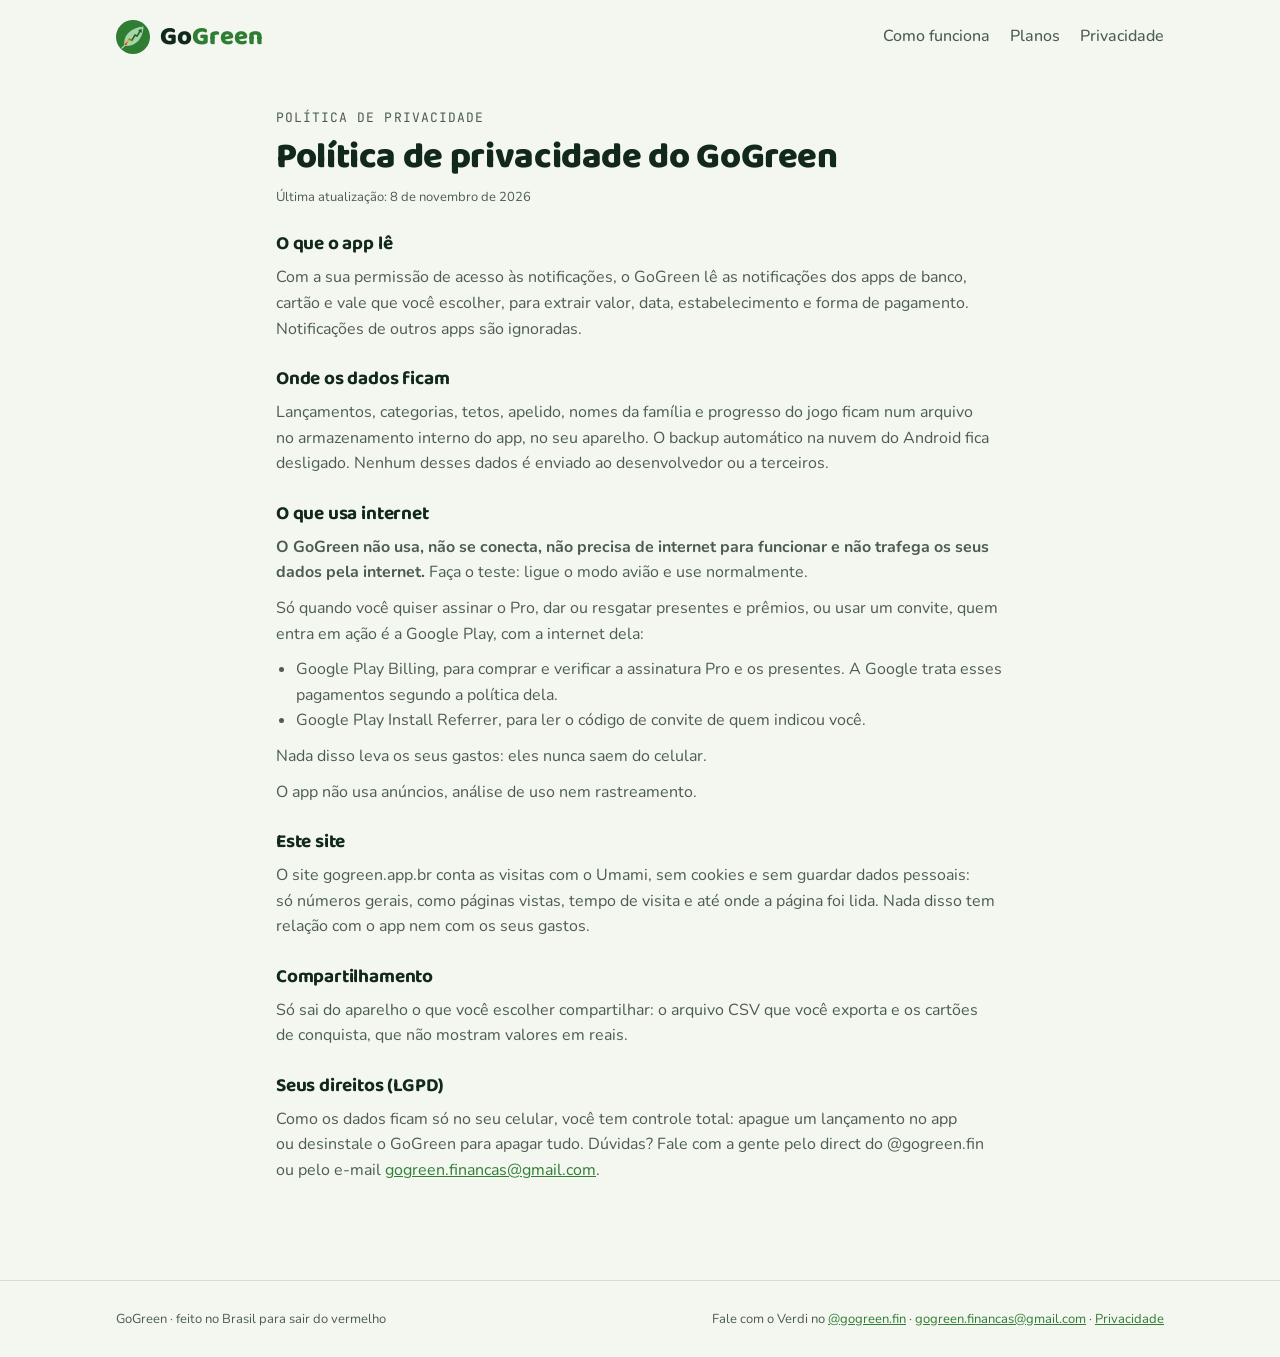
<file: privacidade/index.html>
<!doctype html><html lang="pt-BR"><head><meta charset="utf-8"><meta name="viewport" content="width=device-width,initial-scale=1,viewport-fit=cover">
<title>Política de&nbsp;privacidade · GoGreen</title>
<meta name="description" content="Política de privacidade do GoGreen: o app lê só as notificações dos bancos que você escolher, guarda tudo no seu celular e não envia dados a ninguém.">
<meta name="robots" content="index, follow">
<meta name="theme-color" content="#123B1C">
<link rel="canonical" href="https://gogreen.app.br/privacidade/">
<link rel="icon" type="image/png" sizes="32x32" href="/img/favicon-32.png">
<link rel="icon" type="image/png" sizes="192x192" href="/img/icone-192.png">
<link rel="apple-touch-icon" href="/img/apple-touch-icon.png">
<meta property="og:type" content="article">
<meta property="og:site_name" content="GoGreen">
<meta property="og:locale" content="pt_BR">
<meta property="og:url" content="https://gogreen.app.br/privacidade/">
<meta property="og:title" content="Política de privacidade do GoGreen">
<meta property="og:description" content="Política de privacidade do GoGreen: o app lê só as notificações dos bancos que você escolher, guarda tudo no seu celular e não envia dados a ninguém.">
<meta property="og:image" content="https://gogreen.app.br/img/grafico-de-recursos.png">
<link rel="preconnect" href="https://fonts.googleapis.com">
<link rel="preconnect" href="https://fonts.gstatic.com" crossorigin>
<link rel="stylesheet" href="https://fonts.googleapis.com/css2?family=Baloo+2:wght@600;700;800&family=Nunito:wght@400;600;700&family=JetBrains+Mono:wght@500&display=swap">
<style>
/* Layout: uma coluna de leitura com faixas largas; o herói mostra a notificação virando lançamento, e a régua vermelho→verde costura a página. */
:root{
  --bg:#F3F7F0; --card:#FFFFFF; --ink:#11281A; --muted:#4D5C4F; --line:#D4DECF;
  --leaf:#2E7D32; --sprout:#6DB33F; --deep:#123B1C; --on-deep:#E8F3E3;
  --red:#C2372C; --amber:#D99A12;
  --f-display:"Baloo 2", "Trebuchet MS", system-ui, sans-serif;
  --f-body:"Nunito", system-ui, -apple-system, "Segoe UI", sans-serif;
  --f-mono:"JetBrains Mono", ui-monospace, "SFMono-Regular", Menlo, monospace;
  --s1:.8125rem; --s2:1rem; --s3:1.1875rem; --s4:1.5rem; --s5:2.25rem; --s6:clamp(2.6rem,7vw,4.6rem);
  --r:14px;
}
@media (prefers-color-scheme: dark){:root:not([data-theme="light"]){
  --bg:#0C130E; --card:#152018; --ink:#E3ECE0; --muted:#A1B19F; --line:#26352A;
  --leaf:#73C178; --sprout:#9AD861; --deep:#0F2A16; --on-deep:#DDEED7;
  --red:#F0695D; --amber:#F0BF4C; color-scheme:dark }}
:root[data-theme="dark"]{
  --bg:#0C130E; --card:#152018; --ink:#E3ECE0; --muted:#A1B19F; --line:#26352A;
  --leaf:#73C178; --sprout:#9AD861; --deep:#0F2A16; --on-deep:#DDEED7;
  --red:#F0695D; --amber:#F0BF4C; color-scheme:dark }

*{box-sizing:border-box}
body{background:var(--bg);color:var(--ink);font-family:var(--f-body);font-size:var(--s2);line-height:1.6}
.wrap{max-width:1080px;margin:0 auto;padding-left:max(16px,env(safe-area-inset-left,0px));padding-right:max(16px,env(safe-area-inset-right,0px))}
h1,h2,h3{font-family:var(--f-display);line-height:1.05;margin:0;text-wrap:balance;letter-spacing:-.01em}
h2{font-size:var(--s5);font-weight:800}
h3{font-size:var(--s3);font-weight:700}
p{margin:0}
a{color:var(--leaf)}
a:focus-visible,button:focus-visible{outline:3px solid var(--sprout);outline-offset:3px;border-radius:6px}
.eyebrow{font-family:var(--f-mono);font-size:var(--s1);letter-spacing:.08em;text-transform:uppercase;color:var(--leaf)}
section{padding-block:clamp(56px,9vw,96px)}
.lead{font-size:var(--s3);color:var(--muted);max-width:60ch}

/* topo */
.top{display:flex;align-items:center;justify-content:space-between;gap:16px;padding-block:20px}
.logo{display:flex;align-items:center;gap:10px;font-family:var(--f-display);font-weight:800;font-size:1.6rem;line-height:1;color:var(--ink);text-decoration:none}
.logo .go{color:var(--ink)}.logo .gr{color:var(--leaf)}
.logo svg{width:34px;height:34px}
.top nav{display:flex;gap:20px;font-weight:500}
.top nav a{color:var(--muted);text-decoration:none}
.top nav a:hover{color:var(--ink)}
@media (max-width:620px){.top nav .opt{display:none}}

/* herói */
.hero{display:grid;grid-template-columns:1.15fr .85fr;gap:clamp(28px,5vw,64px);align-items:center;padding-block:clamp(24px,5vw,56px) clamp(56px,8vw,88px)}
.hero>*{min-width:0}
.hero h1{font-size:var(--s6);font-weight:800}
.strike{position:relative;color:var(--red);white-space:nowrap}
.strike::after{content:"";position:absolute;left:-2%;right:-2%;top:55%;height:.09em;background:var(--red);transform:rotate(-4deg);border-radius:4px}
.green{color:var(--leaf)}
.red{color:var(--red)}
.hero .lead{margin-top:22px}
.ctas{display:flex;flex-wrap:wrap;gap:12px;margin-top:30px;align-items:center}
.btn{display:inline-flex;align-items:center;gap:10px;padding:14px 22px;border-radius:999px;font-weight:600;text-decoration:none;font-size:var(--s2);border:0;cursor:pointer;font-family:inherit}
.btn-main{background:var(--leaf);color:var(--bg)}
.btn-main:hover{filter:brightness(1.08)}
.btn-ghost{background:transparent;color:var(--ink);border:1.5px solid var(--line)}
.small{font-size:var(--s1);color:var(--muted)}
.tags{display:flex;flex-wrap:wrap;gap:8px 18px;margin-top:22px;font-size:var(--s1);color:var(--muted)}
.tags span::before{content:"✓ ";color:var(--leaf);font-weight:700}

.phone{justify-self:center;width:min(330px,100%);aspect-ratio:9/17;max-width:100%;background:var(--deep);border-radius:38px;padding:16px 14px;box-shadow:0 30px 60px -30px rgba(10,40,18,.45);display:flex;flex-direction:column;gap:14px;position:relative}
.phone .bar{display:flex;justify-content:space-between;color:var(--on-deep);opacity:.7;font-family:var(--f-mono);font-size:.72rem;padding:4px 10px 0}
.notif{background:rgba(255,255,255,.1);color:var(--on-deep);border-radius:18px;padding:12px 14px;font-size:.82rem;line-height:1.4}
.notif b{display:block;font-size:.76rem;opacity:.75;font-weight:600;margin-bottom:2px}
.arrow{align-self:center;color:var(--sprout);font-family:var(--f-mono);font-size:.72rem;display:flex;align-items:center;gap:6px}
.entry{background:var(--card);color:var(--ink);border-radius:18px;padding:14px;display:grid;gap:10px}
.entry .row{display:flex;justify-content:space-between;align-items:baseline;gap:8px}
.entry .val{font-family:var(--f-mono);font-variant-numeric:tabular-nums;font-size:1.05rem}
.chip{font-size:.7rem;font-weight:600;padding:3px 9px;border-radius:999px;background:color-mix(in srgb,var(--sprout) 22%,transparent);color:var(--leaf)}
.meter{height:8px;border-radius:99px;background:var(--line);overflow:hidden}
.meter i{display:block;height:100%;width:68%;background:var(--leaf);border-radius:99px;animation:fill 1.6s cubic-bezier(.2,.8,.2,1) both .4s}
@keyframes fill{from{width:41%}to{width:68%}}
.entry .small{font-size:.74rem}
.toast{margin-top:auto;background:rgba(255,255,255,.08);color:var(--on-deep);border-radius:14px;padding:10px 12px;font-size:.76rem;display:flex;gap:8px;align-items:center}
.toast em{font-style:normal;color:var(--sprout);font-weight:600}
@media (max-width:820px){.hero{grid-template-columns:1fr}.phone{aspect-ratio:auto}}

/* régua */
.ruler{background:var(--card);border-block:1px solid var(--line)}
.ruler .wrap{padding-block:30px;display:grid;gap:14px}
.scale{display:grid;grid-template-columns:90fr 10fr 18fr;height:14px;border-radius:99px;overflow:hidden}
.scale i:nth-child(1){background:var(--leaf)}.scale i:nth-child(2){background:var(--amber)}.scale i:nth-child(3){background:var(--red)}
.scale-legend{display:grid;grid-template-columns:90fr 10fr 18fr;font-family:var(--f-mono);font-size:var(--s1);color:var(--muted);font-variant-numeric:tabular-nums}
.scale-legend span:nth-child(2){text-align:center}.scale-legend span:nth-child(3){text-align:right}
.ruler p{max-width:70ch;color:var(--muted)}
.ruler p strong{color:var(--ink)}

/* passos */
.steps{display:grid;grid-template-columns:repeat(3,1fr);gap:28px;margin-top:40px;counter-reset:passo}
.step{display:grid;gap:10px;align-content:start;min-width:0}
.step::before{counter-increment:passo;content:counter(passo);font-family:var(--f-display);font-weight:800;font-size:2.4rem;color:var(--sprout);line-height:1}
.step p{color:var(--muted)}
@media (max-width:760px){.steps{grid-template-columns:1fr}}

/* privacidade */
.deep{background:var(--deep);color:var(--on-deep)}
.deep .eyebrow{color:var(--sprout)}
.deep .lead{color:color-mix(in srgb,var(--on-deep) 78%,transparent)}
.priv{display:grid;grid-template-columns:repeat(2,1fr);gap:20px 40px;margin-top:36px}
.priv div{border-top:1px solid color-mix(in srgb,var(--on-deep) 22%,transparent);padding-top:16px;min-width:0}
.priv p{color:color-mix(in srgb,var(--on-deep) 78%,transparent);margin-top:6px}
@media (max-width:640px){.priv{grid-template-columns:1fr}}

/* jogo */
.game{display:grid;grid-template-columns:1fr 1fr;gap:clamp(28px,5vw,64px);align-items:start;margin-top:36px}
.game>*{min-width:0}
.levels{display:grid;gap:12px}
.lv{display:grid;grid-template-columns:44px 1fr auto;gap:14px;align-items:center;padding:14px 16px;background:var(--card);border:1px solid var(--line);border-radius:var(--r)}
.lv .ic{font-size:1.6rem;text-align:center}
.lv p{color:var(--muted);font-size:.92rem}
.lv .xp{font-family:var(--f-mono);font-size:var(--s1);color:var(--leaf);font-variant-numeric:tabular-nums}
.feat{display:grid;gap:18px}
.feat p{color:var(--muted)}
@media (max-width:760px){.game{grid-template-columns:1fr}}

/* preços */
.plans{overflow-x:auto;margin-top:36px;border:1px solid var(--line);border-radius:var(--r);background:var(--card)}
table{border-collapse:collapse;width:100%;min-width:520px}
th,td{text-align:left;padding:13px 18px;border-bottom:1px solid var(--line);vertical-align:top}
tr:last-child td{border-bottom:0}
th{font-family:var(--f-display);font-size:var(--s3)}
td:nth-child(3),th:nth-child(3){background:color-mix(in srgb,var(--sprout) 9%,transparent)}
.prices{display:grid;grid-template-columns:repeat(3,1fr);gap:16px;margin-top:20px}
.price{padding:18px;border:1px solid var(--line);border-radius:var(--r);display:grid;gap:4px;min-width:0}
.price.best{border-color:var(--leaf);border-width:2px}
.price .v{font-family:var(--f-display);font-weight:800;font-size:1.9rem;font-variant-numeric:tabular-nums}
.price p{color:var(--muted);font-size:.92rem}
@media (max-width:700px){.prices{grid-template-columns:1fr}}

/* convite */
.invite{display:flex;flex-wrap:wrap;gap:24px;align-items:center;justify-content:space-between;padding:28px;border-radius:var(--r);background:var(--card);border:1px dashed var(--leaf)}
.invite>div{min-width:0;flex:1 1 320px}
.code{font-family:var(--f-mono);font-size:1.3rem;letter-spacing:.12em;padding:10px 16px;border-radius:10px;background:var(--bg);border:1px solid var(--line)}

/* faq */
.faq{display:grid;gap:10px;margin-top:32px;max-width:760px}
details{border-bottom:1px solid var(--line);padding-block:14px}
summary{cursor:pointer;font-weight:600;font-size:var(--s3);list-style:none;display:flex;justify-content:space-between;gap:16px}
summary::after{content:"+";color:var(--leaf);font-family:var(--f-mono)}
details[open] summary::after{content:"–"}
details p{color:var(--muted);margin-top:10px;max-width:65ch}

/* política */
.policy{max-width:760px}
.policy h3{margin-top:28px}
.policy p,.policy li{color:var(--muted)}
.policy p{margin-top:10px}
.policy ul{padding-left:20px;margin:10px 0 0}

footer{border-top:1px solid var(--line)}
footer .wrap{padding-block:28px;display:flex;flex-wrap:wrap;gap:12px 28px;justify-content:space-between;color:var(--muted);font-size:var(--s1)}

@media (prefers-reduced-motion: reduce){.meter i{animation:none}}
p,li{text-wrap:pretty}
</style>
<script defer src="https://cloud.umami.is/script.js" data-website-id="a24def23-97f7-4bfe-b9e2-e7dc47f63d24" data-domains="gogreen.app.br,www.gogreen.app.br"></script>
</head><body style="margin:0">

<div class="wrap">
  <header class="top">
    <a class="logo" href="/" aria-label="GoGreen, início">
      <svg viewBox="18 18 72 72" aria-hidden="true"><defs><linearGradient id="gg-escala" x1="38.52" y1="69.48" x2="71.20" y2="38.52" gradientUnits="userSpaceOnUse"><stop offset="0" stop-color="#E53935"/><stop offset=".2" stop-color="#F9A825"/><stop offset=".4" stop-color="#1B5E20"/><stop offset="1" stop-color="#1B5E20"/></linearGradient></defs><circle cx="54" cy="54" r="36" fill="#2E7D32"/><path d="M30.78,77.22 L35.08,72.92" fill="none" stroke="#A5D6A7" stroke-width="2.92" stroke-linecap="round"/><path d="M35.08,72.92 C33.36,50.56 47.12,35.08 76.36,31.64 C74.64,59.16 59.16,74.64 35.08,72.92 Z" fill="#A5D6A7"/><path d="M38.52,69.48 L46.26,58.30 L51.42,61.74 L58.30,49.70 L62.60,52.28 L69.12,41.68" fill="none" stroke="url(#gg-escala)" stroke-width="3.27" stroke-linecap="round" stroke-linejoin="round"/><path d="M71.84,44.16 L71.65,37.58 L65.68,40.38 Z" fill="#1B5E20" stroke="#1B5E20" stroke-width="1.2" stroke-linejoin="round"/><circle cx="38.52" cy="69.48" r="2.24" fill="#E53935"/></svg>
      <span><span class="go">Go</span><span class="gr">Green</span></span>
    </a>
    <nav>
      <a class="opt" href="/#como-funciona">Como funciona</a>
      <a class="opt" href="/#planos">Planos</a>
      <a href="/privacidade/">Privacidade</a>
    </nav>
  </header>
</div>

<main>
<section id="privacidade" style="padding-top:24px">
    <div class="wrap policy">
      <p class="eyebrow">Política de&nbsp;privacidade</p>
      <h2 style="margin-top:10px">Política de&nbsp;privacidade do&nbsp;GoGreen</h2>
      <p class="small">Última atualização: 8&nbsp;de&nbsp;novembro de&nbsp;2026</p>
      <h3>O&nbsp;que o&nbsp;app lê</h3>
      <p>Com a&nbsp;sua permissão de&nbsp;acesso às&nbsp;notificações, o&nbsp;GoGreen lê&nbsp;as&nbsp;notificações dos apps de&nbsp;banco, cartão e&nbsp;vale que você escolher, para extrair valor, data, estabelecimento e&nbsp;forma de&nbsp;pagamento. Notificações de&nbsp;outros apps são ignoradas.</p>
      <h3>Onde os&nbsp;dados ficam</h3>
      <p>Lançamentos, categorias, tetos, apelido, nomes da&nbsp;família e&nbsp;progresso do&nbsp;jogo ficam num arquivo no&nbsp;armazenamento interno do&nbsp;app, no&nbsp;seu aparelho. O&nbsp;backup automático na&nbsp;nuvem do&nbsp;Android fica desligado. Nenhum desses dados é&nbsp;enviado ao&nbsp;desenvolvedor ou&nbsp;a&nbsp;terceiros.</p>
      <h3>O&nbsp;que usa internet</h3>
      <p><strong>O&nbsp;GoGreen não usa, não se&nbsp;conecta, não precisa de&nbsp;internet para funcionar e&nbsp;não trafega os&nbsp;seus dados pela internet.</strong> Faça o&nbsp;teste: ligue o&nbsp;modo avião e&nbsp;use normalmente.</p>
      <p>Só&nbsp;quando você quiser assinar o&nbsp;Pro, dar ou&nbsp;resgatar presentes e&nbsp;prêmios, ou&nbsp;usar um&nbsp;convite, quem entra em&nbsp;ação é&nbsp;a&nbsp;Google Play, com a&nbsp;internet dela:</p>
      <ul>
        <li>Google Play Billing, para comprar e&nbsp;verificar a&nbsp;assinatura Pro e&nbsp;os&nbsp;presentes. A&nbsp;Google trata esses pagamentos segundo a&nbsp;política dela.</li>
        <li>Google Play Install Referrer, para ler o&nbsp;código de&nbsp;convite de&nbsp;quem indicou você.</li>
      </ul>
      <p>Nada disso leva os&nbsp;seus gastos: eles nunca saem do&nbsp;celular.</p>
      <p>O&nbsp;app não usa anúncios, análise de&nbsp;uso nem rastreamento.</p>
      <h3>Este site</h3>
      <p>O&nbsp;site gogreen.app.br conta as&nbsp;visitas com o&nbsp;Umami, sem cookies e&nbsp;sem guardar dados pessoais: só&nbsp;números gerais, como páginas vistas, tempo de&nbsp;visita e&nbsp;até onde a&nbsp;página foi lida. Nada disso tem relação com o&nbsp;app nem com os&nbsp;seus gastos.</p>
      <h3>Compartilhamento</h3>
      <p>Só&nbsp;sai do&nbsp;aparelho o&nbsp;que você escolher compartilhar: o&nbsp;arquivo CSV que você exporta e&nbsp;os&nbsp;cartões de&nbsp;conquista, que não mostram valores em&nbsp;reais.</p>
      <h3>Seus direitos (LGPD)</h3>
      <p>Como os&nbsp;dados ficam só&nbsp;no&nbsp;seu celular, você tem controle total: apague um&nbsp;lançamento no&nbsp;app ou&nbsp;desinstale o&nbsp;GoGreen para apagar tudo. Dúvidas? Fale com a&nbsp;gente pelo direct do&nbsp;@gogreen.fin<span class="so-email" hidden> ou&nbsp;pelo e-mail <a class="email" href="#"></a></span>.</p>
    </div>
  </section>
</main>

<footer>
  <div class="wrap">
    <span>GoGreen · feito no&nbsp;Brasil para sair do&nbsp;vermelho</span>
    <span>Fale com o&nbsp;Verdi no <a href="https://instagram.com/gogreen.fin" target="_blank" rel="noopener">@gogreen.fin</a><span class="so-email" hidden> · <a class="email" href="#"></a></span> · <a href="/privacidade/">Privacidade</a></span>
  </div>
</footer>
<script>
/* Preencha quando tiver. Vazio = não aparece. */
const CONTATO_EMAIL = "gogreen.financas@gmail.com";
const LINK_PLAY = "";
(function(){
  if (CONTATO_EMAIL) document.querySelectorAll('.so-email').forEach(s=>{s.hidden=false;s.querySelectorAll('a.email').forEach(a=>{a.href='mailto:'+CONTATO_EMAIL;a.textContent=CONTATO_EMAIL;});});
  if (LINK_PLAY) { const b=document.getElementById('cta-principal'); b.href=LINK_PLAY; b.textContent='Baixar na Google Play';
    const n=document.getElementById('cta-nota'); if(n) n.textContent='Grátis, sem anúncios. Android 10 ou superior.'; }
})();
</script>

</body></html>
</file>
<file: fone/fone.css>
/* Celular do topo: protótipo do app GoGreen (tema escuro do app). Tamanhos em em: a tela escala com a largura. */
.fone-area{justify-self:center;display:flex;flex-direction:column;align-items:center;gap:12px;width:min(280px,86vw)}
.fone{width:100%;aspect-ratio:300/620;container-type:inline-size;background:#050605;border-radius:13%/6.3%;padding:3.2%;box-shadow:0 30px 60px -28px rgba(10,40,18,.55),inset 0 0 0 1.5px #2a2f2a;position:relative}
.ft{--bg:#111411;--on:#E1E4DD;--mut:#C2C9BD;--pri:#81C784;--onpri:#00390A;--prc:#1B5E20;--onprc:#C8E6C9;--c1:#191D19;--c2:#1D211D;--c3:#272B27;--c4:#323632;--ol:#424940;--ama:#F9A825;--ver:#E53935;--verde:#2E7D32;
  font-size:4.25cqw;line-height:1.35;font-family:Roboto,"Nunito",system-ui,sans-serif;color:var(--on);background:var(--bg);width:100%;height:100%;border-radius:10%/4.9%;overflow:hidden;position:relative;display:flex;flex-direction:column;text-align:left}
.ft *{box-sizing:border-box}
.ft-status{display:flex;justify-content:space-between;align-items:center;padding:.7em 1.4em .3em;font-size:.82em;color:var(--on);font-variant-numeric:tabular-nums}
.ft-status i{font-style:normal;letter-spacing:.05em;opacity:.9}
.ft-cam{position:absolute;top:.75em;left:50%;width:.75em;height:.75em;margin-left:-.375em;border-radius:50%;background:#000;box-shadow:0 0 0 .12em #1b1f1b}
.ft-top{display:flex;align-items:center;gap:.6em;padding:.55em .9em .55em 1.05em;min-height:3.4em}
.ft-top svg.folha{width:2.1em;height:2.1em;flex:none}
.ft-top b{font-size:1.18em;font-weight:700;flex:1;white-space:nowrap;overflow:hidden;text-overflow:ellipsis}
.ft-eng{all:unset;cursor:pointer;width:2.4em;height:2.4em;border-radius:50%;display:grid;place-items:center;color:var(--mut)}
.ft-eng svg{width:1.55em;height:1.55em;fill:currentColor}
.ft-eng.on{background:var(--prc);color:var(--onprc)}
.ft-corpo{flex:1;overflow:hidden;position:relative}
.ft-pag{position:absolute;inset:0;padding:.2em .95em 4.6em;overflow:hidden;opacity:0;transform:translateX(6%);transition:opacity .35s,transform .35s;pointer-events:none}
.ft-pag.on{opacity:1;transform:none;pointer-events:auto}
.ft-rola{transition:transform .9s cubic-bezier(.3,.7,.2,1)}
.ft h4{margin:.35em 0 .15em;font-size:1.15em;font-weight:700;font-family:inherit;letter-spacing:0}
.ft .sub{color:var(--mut);font-size:.86em;margin:0 0 .6em}
.ft .cd{background:var(--c2);border-radius:.9em;padding:.75em .85em;margin-bottom:.6em}
.ft .cd small{display:block;color:var(--mut);font-size:.78em;margin-bottom:.15em}
.ft .cd p{margin:0;font-size:.9em}
.ft .cd.pri{background:var(--prc);color:var(--onprc)}
.ft .tit{font-weight:700;font-size:.95em;margin:.7em 0 .4em}
.ft .item{display:flex;gap:.6em;align-items:center;background:var(--c1);border-radius:.8em;padding:.6em .7em;margin-bottom:.45em}
.ft .item .ic{width:2.1em;height:2.1em;border-radius:50%;background:var(--c4);display:grid;place-items:center;flex:none;font-size:.95em}
.ft .item .tx{flex:1;min-width:0}
.ft .item .tx b{display:block;font-size:.9em;font-weight:600;white-space:nowrap;overflow:hidden;text-overflow:ellipsis}
.ft .item .tx span{display:block;color:var(--mut);font-size:.74em;white-space:nowrap;overflow:hidden;text-overflow:ellipsis}
.ft .item .vl{font-weight:700;font-size:.9em;font-variant-numeric:tabular-nums;white-space:nowrap}
.ft .novo{animation:ft-novo 1.6s ease both}
@keyframes ft-novo{0%{opacity:0;transform:translateY(-.8em);background:var(--prc)}30%{opacity:1;transform:none;background:var(--prc)}100%{background:var(--c1)}}
.ft .pulsa{animation:ft-pulsa 1.1s ease 2}
@keyframes ft-pulsa{50%{box-shadow:0 0 0 .22em var(--pri);transform:scale(1.03)}}
.ft .barra{height:.5em;border-radius:1em;background:var(--c4);overflow:hidden;margin-top:.35em}
.ft .barra i{display:block;height:100%;width:0;border-radius:1em;background:var(--verde);transition:width 1.1s cubic-bezier(.3,.7,.2,1)}
.ft .barra i.am{background:var(--ama)}.ft .barra i.vm{background:var(--ver)}
.ft .cat{background:var(--c1);border-radius:.8em;padding:.55em .75em;margin-bottom:.45em}
.ft .cat .l{display:flex;justify-content:space-between;gap:.5em;font-size:.84em}
.ft .cat .l b{font-weight:600;white-space:nowrap;overflow:hidden;text-overflow:ellipsis}
.ft .cat .l span{color:var(--mut);white-space:nowrap;font-variant-numeric:tabular-nums}
.ft .grade{display:grid;grid-template-columns:1fr 1fr;gap:.5em}
.ft .fer{background:var(--c2);border-radius:.85em;padding:.65em .7em;min-height:5.6em}
.ft .fer em{font-style:normal;font-size:1.35em;display:block}
.ft .fer b{display:block;font-size:.82em;font-weight:700;margin-top:.15em}
.ft .fer span{display:block;font-size:.72em;color:var(--mut)}
.ft .volta{color:var(--pri);font-size:.85em;font-weight:600;margin:.2em 0 .3em}
.ft .op{display:flex;justify-content:space-between;align-items:center;background:var(--c1);border-radius:.8em;padding:.6em .75em;margin-bottom:.45em;border:.12em solid transparent;transition:border-color .4s,background .4s}
.ft .op b{font-size:.88em;display:block}.ft .op span{font-size:.74em;color:var(--mut)}
.ft .op .pr{text-align:right;font-variant-numeric:tabular-nums}
.ft .op.ganha{border-color:var(--pri);background:#183a1c}
.ft .gelo{background:linear-gradient(135deg,#1d3440,#20302f);border-radius:.9em;padding:.75em .85em;border:.1em solid #3b6475}
.ft .gelo b{display:block}.ft .gelo span{font-size:.8em;color:#b9d8e3}
.ft .med{display:flex;gap:.45em;flex-wrap:wrap;margin:.2em 0 .5em}
.ft .med span{background:var(--c3);border-radius:2em;padding:.3em .6em;font-size:.76em}
.ft .med span.off{opacity:.4}
/* barra de abas */
.ft-nav{position:absolute;left:0;right:0;bottom:0;background:var(--c2);display:grid;grid-template-columns:repeat(4,1fr);padding:.55em .2em .8em;z-index:3}
.ft-nav button{all:unset;cursor:pointer;display:flex;flex-direction:column;align-items:center;gap:.2em;font-size:.74em;color:var(--mut);position:relative}
.ft-nav button .pill{width:4.6em;height:2.3em;border-radius:2em;display:grid;place-items:center;transition:background .3s}
.ft-nav svg{width:1.75em;height:1.75em;fill:currentColor}
.ft-nav button.on{color:var(--on);font-weight:700}
.ft-nav button.on .pill{background:var(--prc);color:var(--onprc)}
.ft-nav .ponto{position:absolute;top:.15em;right:1.25em;width:.7em;height:.7em;border-radius:50%;background:var(--ama);transform:scale(0);transition:transform .3s}
.ft-nav .ponto.on{transform:scale(1)}
.ft-nav button:focus-visible,.ft-eng:focus-visible{outline:.15em solid var(--pri);outline-offset:.1em}
.ft-fab{position:absolute;right:.9em;bottom:5.3em;width:3.6em;height:3.6em;border-radius:1.1em;background:var(--prc);color:var(--onprc);display:grid;place-items:center;z-index:2;box-shadow:0 .3em .8em rgba(0,0,0,.4)}
.ft-fab svg{width:1.6em;height:1.6em;fill:currentColor}
/* aviso que desce do topo (heads-up) */
.ft-hu{position:absolute;left:.55em;right:.55em;top:.45em;z-index:5;background:#2b302b;border-radius:1.2em;padding:.7em .8em;box-shadow:0 .5em 1.4em rgba(0,0,0,.55);transform:translateY(-130%);transition:transform .5s cubic-bezier(.3,.8,.25,1)}
.ft-hu.on{transform:none}
.ft-hu .cab{display:flex;align-items:center;gap:.45em;font-size:.74em;color:var(--mut)}
.ft-hu .cab .ap{width:1.55em;height:1.55em;border-radius:50%;display:grid;place-items:center;font-size:.95em;flex:none}
.ft-hu b{display:block;font-size:.9em;margin-top:.35em}
.ft-hu p{margin:.15em 0 0;font-size:.82em;color:#d6dbd2}
/* mensagem de rodapé (snackbar) */
.ft-snack{position:absolute;left:.7em;right:.7em;bottom:5.3em;z-index:4;background:#E1E4DD;color:#1A1C19;border-radius:.5em;padding:.75em .9em;font-size:.84em;display:flex;justify-content:space-between;gap:.6em;transform:translateY(40%);opacity:0;transition:.35s}
.ft-snack.on{transform:none;opacity:1}
.ft-snack em{font-style:normal;color:#2E7D32;font-weight:700}
.ft-toque{position:absolute;width:2.6em;height:2.6em;margin:-1.3em 0 0 -1.3em;border-radius:50%;background:rgba(255,255,255,.35);z-index:6;pointer-events:none;opacity:0}
.ft-toque.on{animation:ft-toque .7s ease}
@keyframes ft-toque{0%{opacity:0;transform:scale(.4)}30%{opacity:1}100%{opacity:0;transform:scale(1.3)}}
/* abaixo do celular */
.fone-leg{min-height:4.8em;margin:0;text-align:center;font-size:var(--s1);color:var(--muted);max-width:30ch;transition:opacity .3s}
.fone-ctl{display:flex;gap:8px;flex-wrap:wrap;justify-content:center}
.fone-ctl button{font:inherit;font-size:var(--s1);cursor:pointer;border:1.5px solid var(--line);background:transparent;color:var(--ink);border-radius:999px;padding:6px 14px}
.fone-ctl button[aria-pressed="true"]{background:var(--leaf);border-color:var(--leaf);color:var(--bg)}
@media (prefers-reduced-motion: reduce){.ft *{transition:none!important;animation:none!important}}
.ft-hu .ap svg{width:100%;height:100%}
.ft .op>span{font-size:1em}
/* superfícies derivadas do fundo: servem a todas as paletas */
.ft{--c1:color-mix(in srgb,var(--bg),var(--on) 4%);--c2:color-mix(in srgb,var(--bg),var(--on) 7%);--c3:color-mix(in srgb,var(--bg),var(--on) 12%);--c4:color-mix(in srgb,var(--bg),var(--on) 17%);--ol:color-mix(in srgb,var(--bg),var(--on) 25%)}
.ft,.ft .cd,.ft .item,.ft .cat,.ft .fer,.ft-nav,.ft .chip,.ft .btn-ft,.ft-nav .pill,.ft-fab{transition:background-color .6s,color .6s,border-color .6s}
.ft[data-tema="oceano"]{--bg:#101418;--on:#E1E2E8;--mut:#C1C7D0;--pri:#A3C9FF;--onpri:#00315D;--prc:#0F4C8A;--onprc:#D3E4FF;--verde:#2E7D32}
.ft[data-tema="lavanda"]{--bg:#141218;--on:#E6E0E9;--mut:#CAC4D0;--pri:#D0BCFF;--onpri:#381E72;--prc:#4F378B;--onprc:#EADDFF}
.ft[data-tema="sol"]{--bg:#1A1110;--on:#F1DFDA;--mut:#D8C2BC;--pri:#FFB59E;--onpri:#5D1900;--prc:#7F2E14;--onprc:#FFDBCF}
.ft[data-tema="dourado"]{--bg:#16130B;--on:#EAE1D4;--mut:#D0C5B4;--pri:#F2C04B;--onpri:#3F2E00;--prc:#5B4300;--onprc:#FFDF99}
.ft[data-tema="claro"]{--bg:#FAFDF7;--on:#1A1C19;--mut:#424940;--pri:#2E7D32;--onpri:#FFFFFF;--prc:#C8E6C9;--onprc:#0B3D0F;--c1:#F4F8F1;--c2:#EEF3EB;--c3:#E8EDE5;--c4:#DEE5D9}
.ft .op.ganha{background:color-mix(in srgb,var(--prc) 60%,var(--bg))}
.ft .chips{display:flex;flex-wrap:wrap;gap:.4em}
.ft .chips.col{flex-direction:column;align-items:flex-start}
.ft .chip{border:.08em solid var(--ol);border-radius:.6em;padding:.35em .6em;font-size:.76em;display:inline-flex;gap:.4em;align-items:center;color:var(--on)}
.ft .chip.on{background:var(--prc);color:var(--onprc);border-color:var(--prc)}
.ft .chip i{width:.85em;height:.85em;border-radius:50%;flex:none}
.ft .btn-ft{display:block;background:var(--pri);color:var(--onpri);border-radius:2em;padding:.55em .9em;text-align:center;font-weight:700;font-size:.82em;margin:.6em 0 .3em}
.ft .lin-bt{margin-bottom:0}
.ft .passo{font-size:.76em;color:var(--pri);font-weight:700;margin:0 0 .4em}
.ft .lin{display:flex;gap:.45em;align-items:baseline;font-size:.74em;padding:.42em .15em;border-bottom:.06em solid var(--c4)}
.ft .lin b{flex:1;font-weight:600;white-space:nowrap;overflow:hidden;text-overflow:ellipsis}
.ft .lin span{color:var(--mut);white-space:nowrap}
.ft .lin .chk{color:var(--pri)}
.ft .gira{display:inline-block;width:.9em;height:.9em;border:.15em solid currentColor;border-right-color:transparent;border-radius:50%;vertical-align:-.1em;animation:ft-gira .8s linear infinite}
@keyframes ft-gira{to{transform:rotate(360deg)}}
</file>
